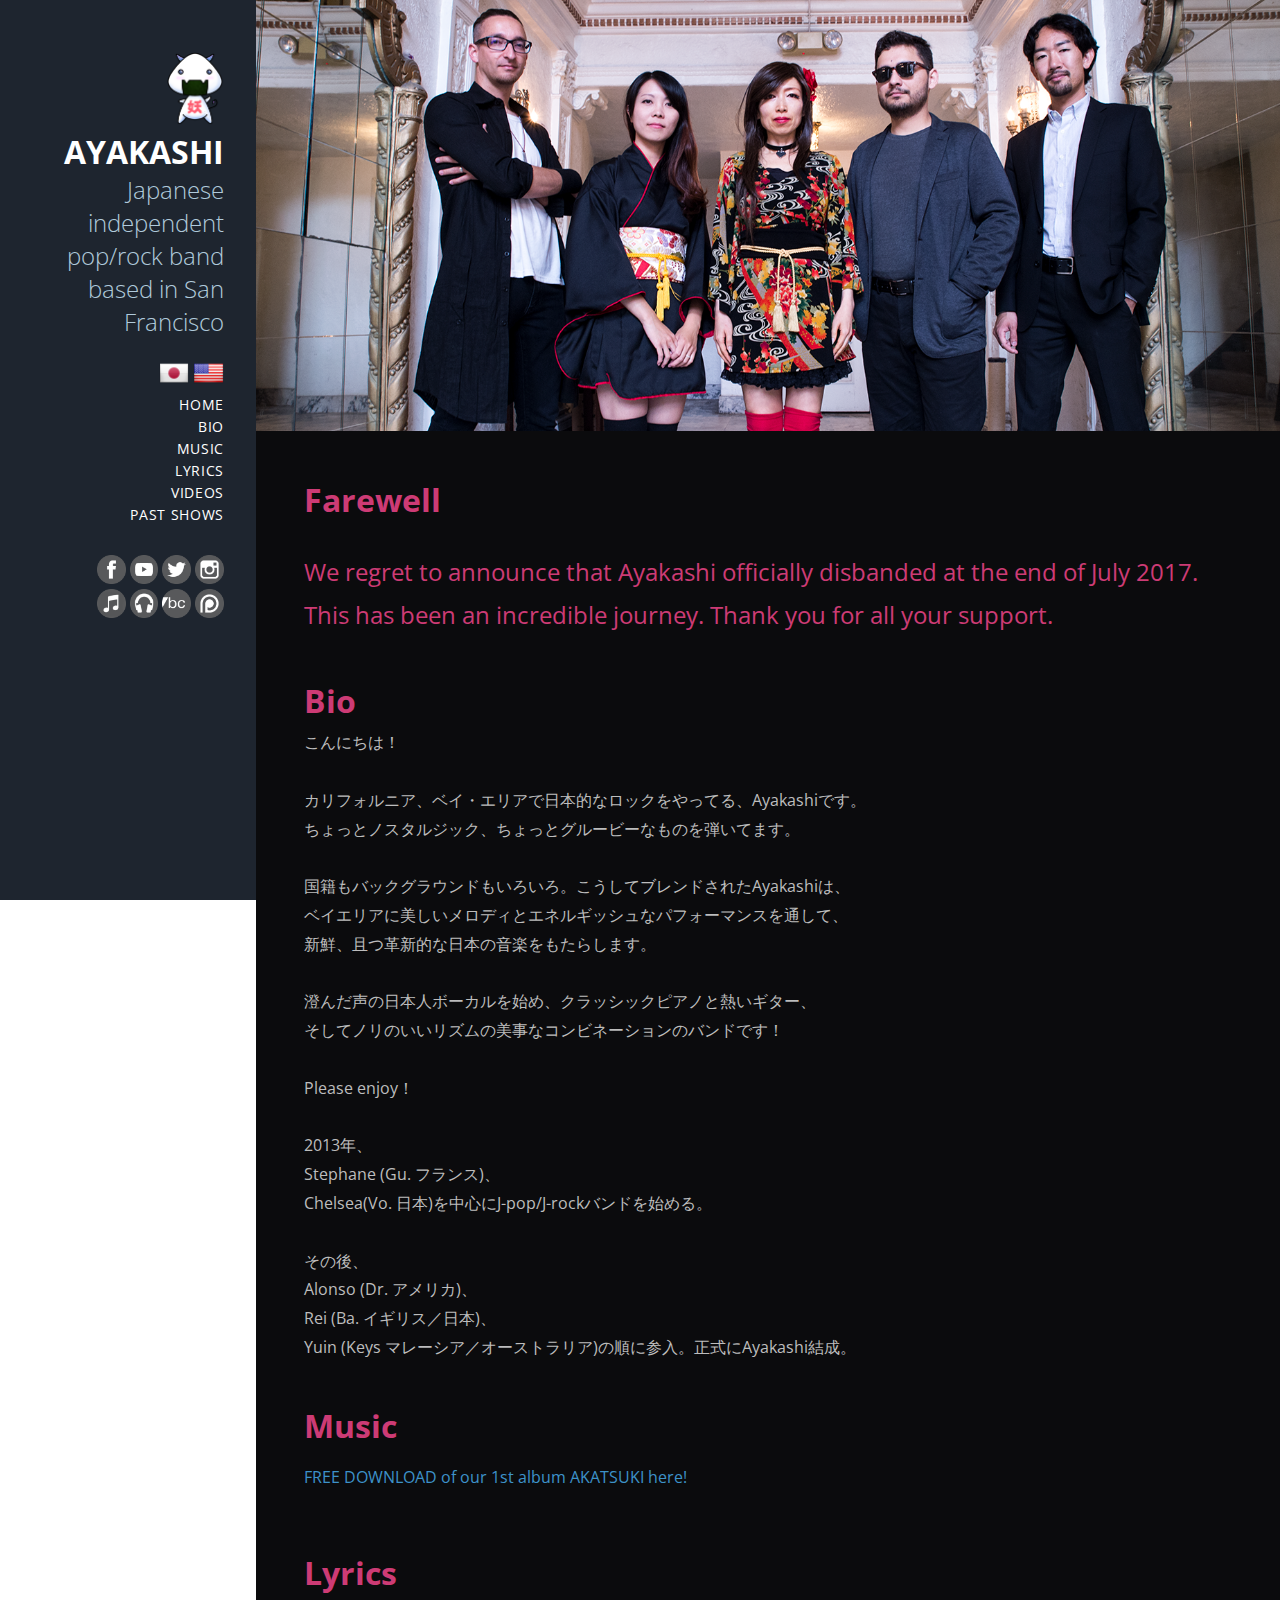
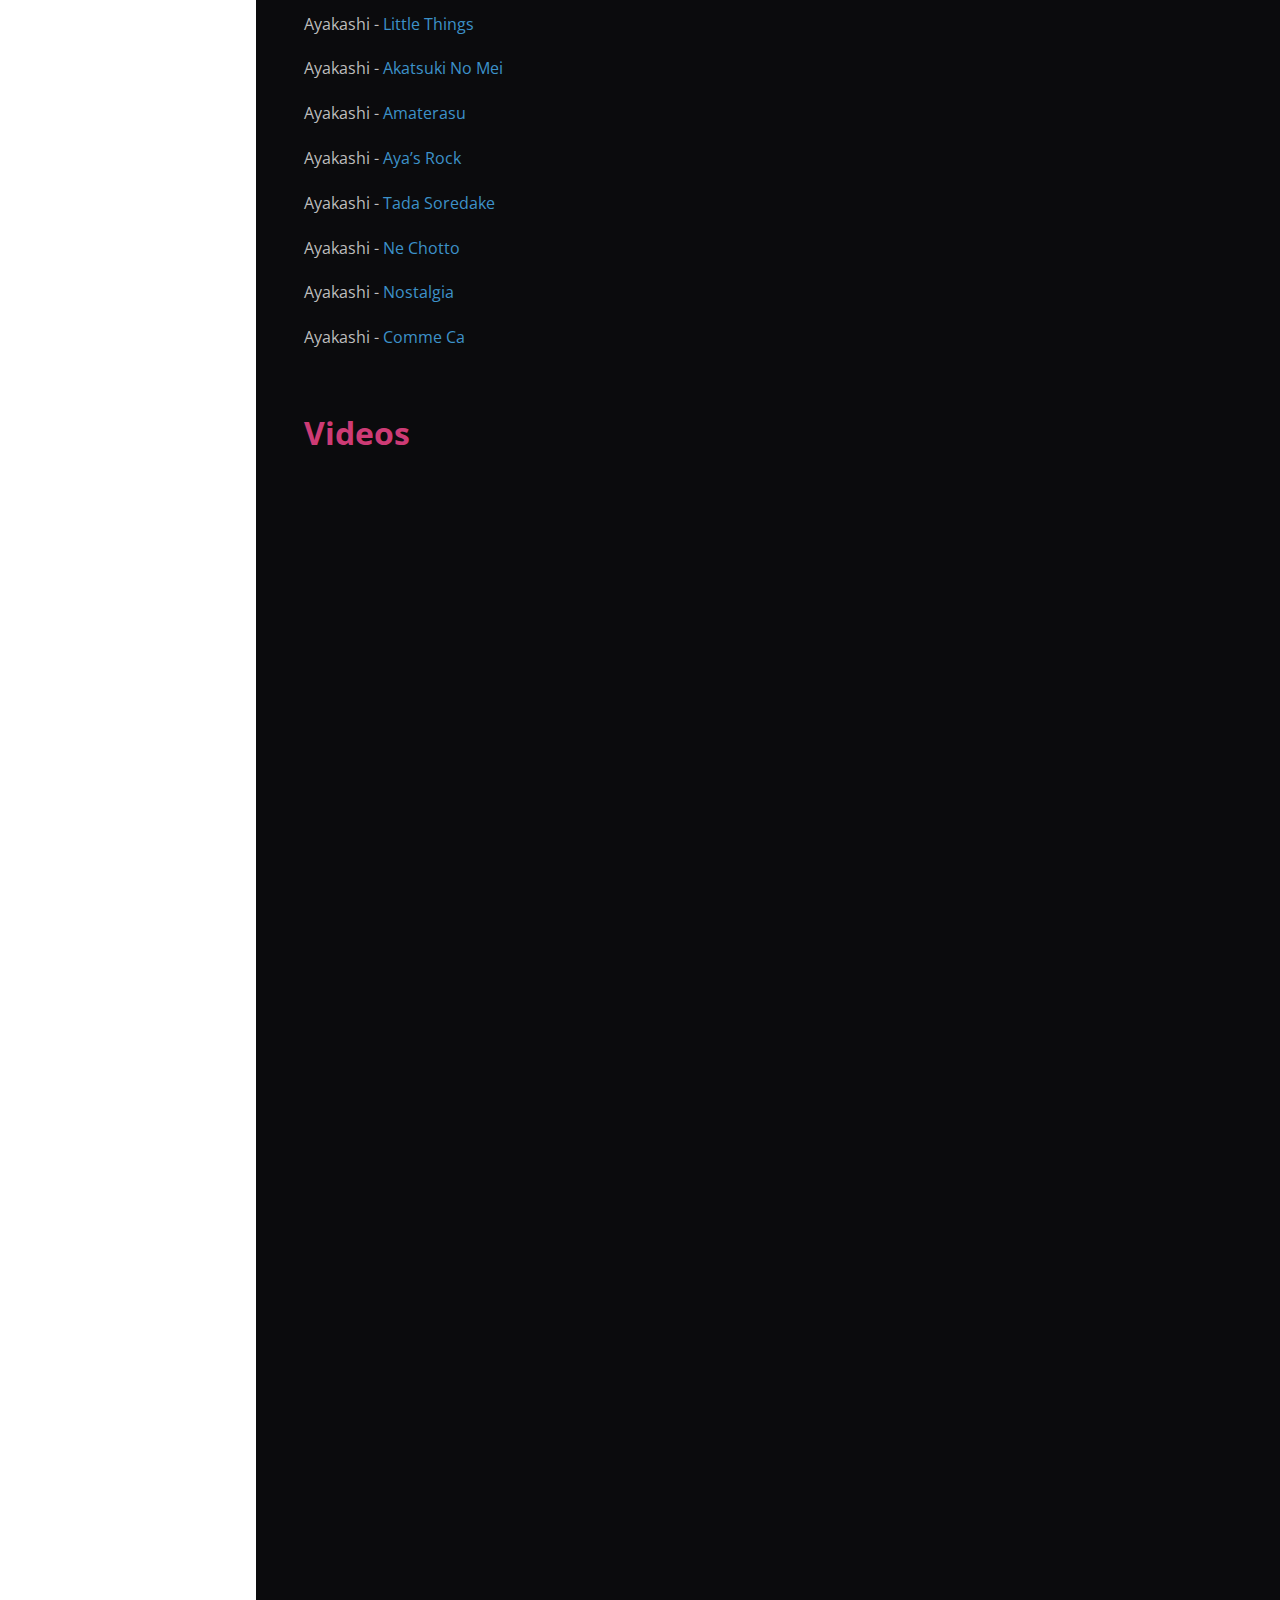
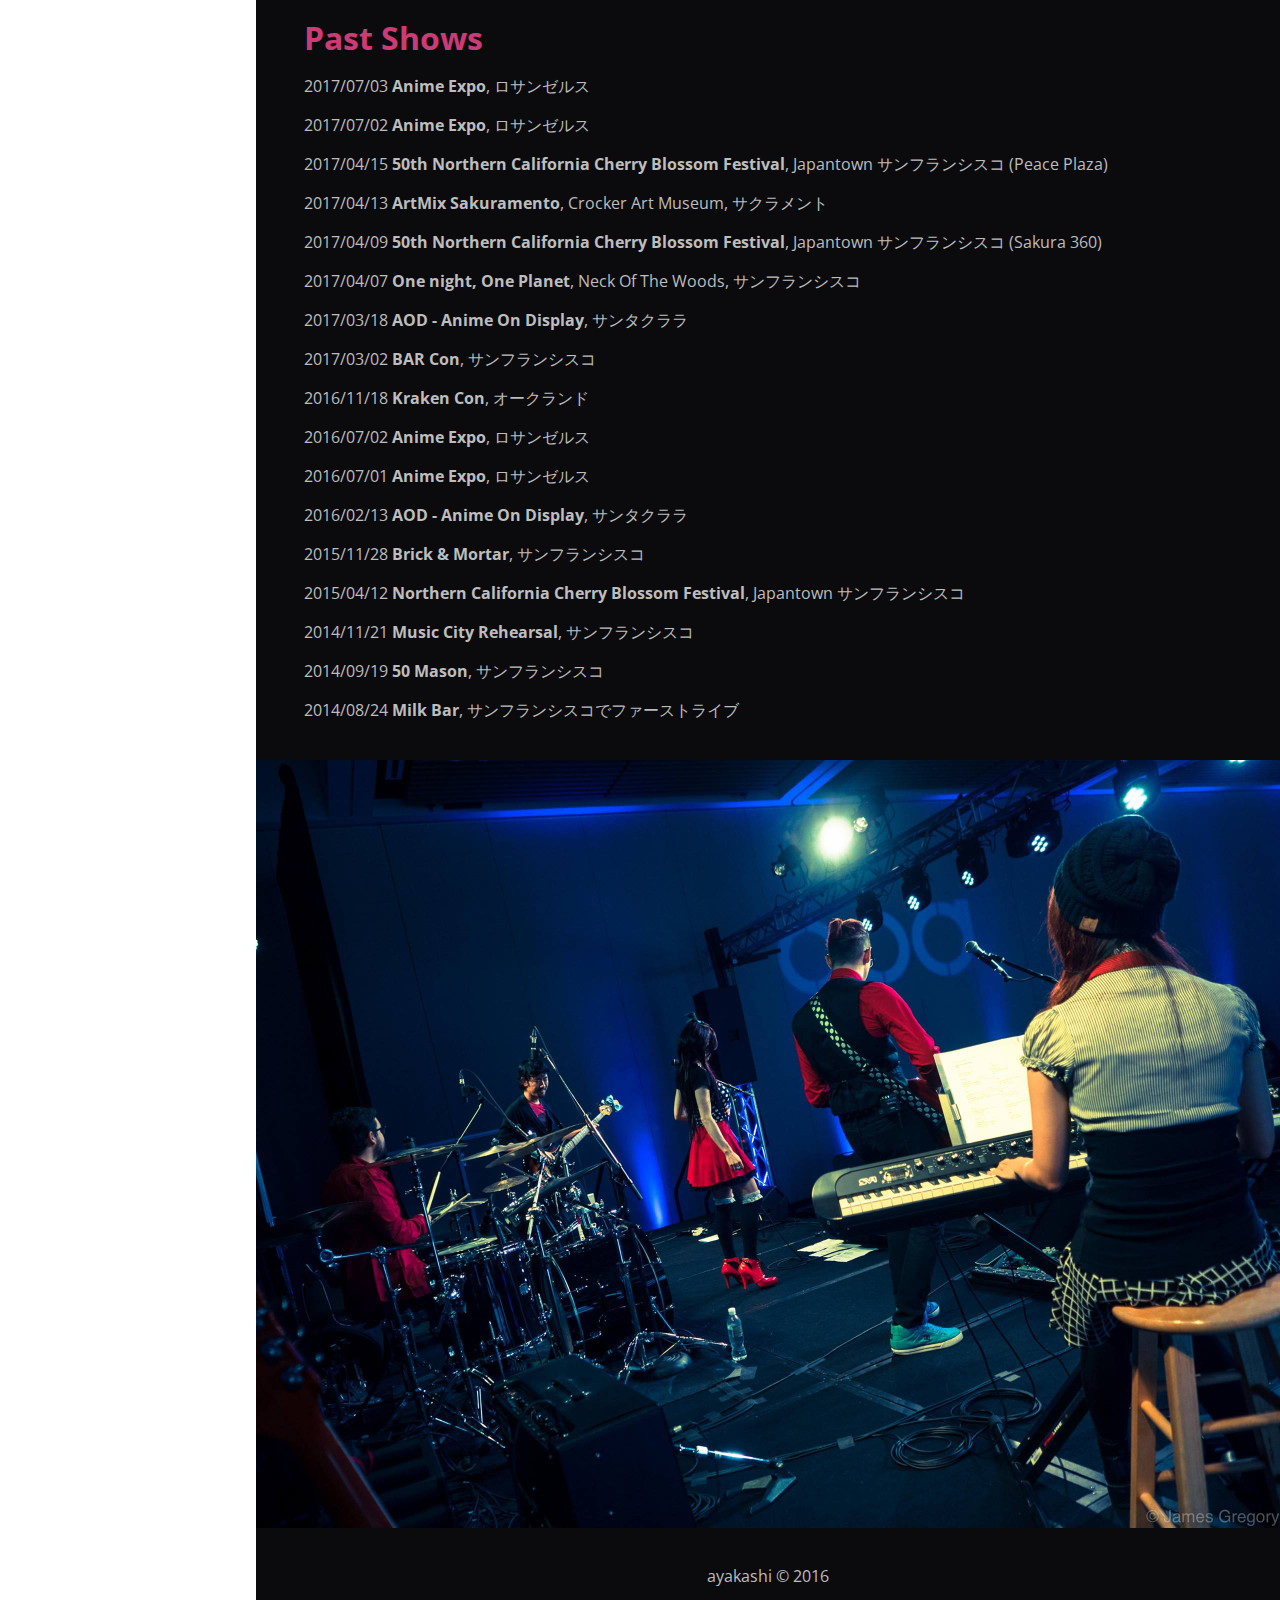
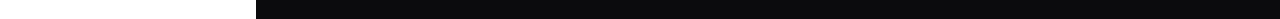
<file: index.html>
<!DOCTYPE html>
<html lang="en">
<head>
  <title>Ayakashi SF | Japanese Rock Band</title>

  <meta charset="utf-8">
  <meta name="viewport" content="width=device-width, initial-scale=1.0">
  <meta name="description" content="Ayakashi Japanese rock band from San Francisco."/>
  <meta property="og:title" content="Ayakashi SF | Japanese Rock Band"/>
  <meta property="og:description" content="Ayakashi Japanese rock band from San Francisco."/>
  <meta property="og:type" content="website"/>
  <meta property="og:url" content="https://ayakashimusic.github.io/"/>
  <meta property="og:image" content=""/>
  <meta property="og:locale" content="en_us"/>

  <link href='http://fonts.googleapis.com/css?family=Open+Sans:400,700' rel='stylesheet' type='text/css'>
  <link rel="stylesheet" href="css/main.css"/>
  <link rel="stylesheet" href="http://yui.yahooapis.com/pure/0.5.0/pure-min.css">
  <link rel="icon" type="image/x-icon" href="images/aya.ico" />


  <!--[if lte IE 8]>
    <link rel="stylesheet" href="http://yui.yahooapis.com/pure/0.5.0/grids-responsive-old-ie-min.css">
  <![endif]-->
  <!--[if gt IE 8]><!-->
    <link rel="stylesheet" href="http://yui.yahooapis.com/pure/0.5.0/grids-responsive-min.css">
  <!--<![endif]-->

  <!--[if lte IE 8]>
    <link rel="stylesheet" href="css/main-old-ie.css">
  <![endif]-->
  <!--[if gt IE 8]><!-->
    <!-- <link rel="stylesheet" href="css/main.css"> -->
  <!--<![endif]-->
</head>
<body>

  <div id="layout" class="pure-g">
    <div class="sidebar pure-u-1 pure-u-md-1-4">
      <div class="header">
        <!--<div id="aya-cube-holder">
          <canvas id="aya-cube-canvas"></canvas>
        </div>-->
        <img class="" alt="aya" height="auto" width="30%" src="images/aya.png">
        <h1 class="brand-title">Ayakashi</h1>
        <h2 class="brand-tagline">Japanese independent pop/rock band based in San Francisco</h2>

        <div style="margin-top:20px">
        <a href="/index.html"><img src="images/icons/Japan-icon.png" height="16%" width="16%"/></a>
        <a href="/index-en.html"><img src="images/icons/United-States-icon.png" height="16%" width="16%"/></a>
        </div>


        <nav class="nav">
          <ul class="nav-list">
            <li class="nav-item">
              <a class="pure-button" href="#home">Home</a>
            </li>
<!--             <li class="nav-item">
              <a class="pure-button" href="#shows">Shows</a>
            </li> -->
            <li class="nav-item">
              <a class="pure-button" href="#bio">Bio</a>
            </li>
            <li class="nav-item">
              <a class="pure-button" href="#music">Music</a>
            </li>
            <li class="nav-item">
              <a class="pure-button" href="#lyrics">Lyrics</a>
            </li>
            <li class="nav-item">
              <a class="pure-button" href="#videos">Videos</a>
            </li>
<!--             <li class="nav-item">
              <a class="pure-button" href="#merch">Merch</a>
            </li> -->
            <li class="nav-item">
              <a class="pure-button" href="#pastshows">Past Shows</a>
            </li>
<!--             <li class="nav-item">
              <a class="pure-button" href="#contactus">Contact us</a>
            </li> -->
          </ul>
        </nav>

        <div style="margin-top:30px">
        <a href="https://www.facebook.com/ayakashi.sf" target="_blank"><img src="images/icons/social_medias/facebook.png" height="15%" width="15%"/></a>
        <a href="https://www.youtube.com/user/ayakashisf" target="_blank"><img src="images/icons/social_medias/youtube2.png" height="15%" width="15%"/></a>
        <a href="https://twitter.com/ayakashisf" target="_blank"><img src="images/icons/social_medias/twitter.png" height="15%" width="15%"/></a>
        <a href="https://www.instagram.com/ayakashiband" target="_blank"><img src="images/icons/social_medias/instagram.png" height="15%" width="15%"/></a><br>

        <a href="https://itunes.apple.com/us/album/akatsuki/id1123908350" target="_blank"><img src="images/icons/social_medias/itunes.png" height="15%" width="15%"/></a>
        <a href="https://play.google.com/store/music/artist/Ayakashi?id=Adfvuqu37iovzbhkxk7nepytj2m" target="_blank"><img src="images/icons/social_medias/googleplay.png" height="15%" width="15%"/></a>
        <a href="https://ayakashisf.bandcamp.com" target="_blank"><img src="images/icons/social_medias/bandcamp.png" height="15%" width="15%"/></a>
        <a href="https://www.patreon.com/ayakashi" target="_blank"><img src="images/icons/social_medias/patreon.png" height="15%" width="15%"/></a><br>

        <!--
        <a href="https://www.reverbnation.com/ayakashisf" target="_blank"><img src="images/icons/social_medias/reverbnation.png" height="15%" width="15%"/></a>
        <a href="http://ayakashiband.tumblr.com" target="_blank"><img src="images/icons/social_medias/tumblr.png" height="15%" width="15%"/></a>
        <a href="https://soundcloud.com/ayakashi-sf" target="_blank"><img src="images/icons/social_medias/soundcloud.png" height="15%" width="15%"/></a>
        -->
        </div>

      </div>
    </div>

    <div class="content pure-u-1 pure-u-md-3-4">
      <!-- Home -->
      <a name="home"></a>
      <img class="" alt="Ayakashi Anime Expo 2016" height="auto" width="100%" src="images/band/Ayakashi - Band photo 02.png">

      <div class="posts">
        <!-- News -->
        <!--<section class="post">
          <a name="news"></a>
          <header class="post-header">
            <h2 class="post-title">News</h2>
          </header>

          <div class="post-description">
            <p>Write news here...</p>
          </div>
          
        </section>-->


        <!-- Farewell -->
        <section class="post">
          <a name="shows"></a>
          <header class="post-header">
            <h2 class="post-title">Farewell</h2>
          </header>
          <br>
          <div class="post-description farewell">
            We regret to announce that Ayakashi officially disbanded at the end of July 2017. This has been an incredible journey. Thank you for all your support.
          </div>
        </section>


        <!-- Shows -->
<!--         <section class="post">
          <a name="shows"></a>
          <header class="post-header">
            <h2 class="post-title">Shows</h2>
          </header>

          <div class="post-description">
            <script type="text/javascript" src="http://www.bandsintown.com/javascripts/bit_widget.js"></script>
            <a href="http://www.bandsintown.com" class="bit-widget-initializer" data-artist="ayakashi">Bandsintown</a>
          </div>
        </section> -->


        <!-- Bio -->
        <section class="post">
          <a name="bio"></a>
          <header class="post-header">
            <h2 class="post-title">Bio</h2>
          </header>

          <div class="post-description">
            こんにちは！</br>
            </br>
            カリフォルニア、ベイ・エリアで日本的なロックをやってる、Ayakashiです。</br>
            ちょっとノスタルジック、ちょっとグルービーなものを弾いてます。</br>
            </br>
            国籍もバックグラウンドもいろいろ。こうしてブレンドされたAyakashiは、</br>
            ベイエリアに美しいメロディとエネルギッシュなパフォーマンスを通して、</br>
            新鮮、且つ革新的な日本の音楽をもたらします。</br>
            </br>
            澄んだ声の日本人ボーカルを始め、クラッシックピアノと熱いギター、</br>
            そしてノリのいいリズムの美事なコンビネーションのバンドです！</br>
            </br>
            Please enjoy！</br>
            </br>
            2013年、</br>
            Stephane (Gu. フランス)、</br>
            Chelsea(Vo. 日本)を中心にJ-pop/J-rockバンドを始める。</br>
            </br>
            その後、</br>
            Alonso (Dr. アメリカ)、</br>
            Rei (Ba. イギリス／日本)、</br>
            Yuin (Keys マレーシア／オーストラリア)の順に参入。正式にAyakashi結成。</br>
          </div>
        </section>

        <!-- Music -->
        <section class="post">
          <a name="music"></a>
          <header class="post-header">
            <h2 class="post-title">Music</h2>
          </header>

          <div class="post-description">

            <p>
              <a href="https://ayakashisf.bandcamp.com">FREE DOWNLOAD of our 1st album AKATSUKI here!</a>
            </p>
<!--           
            <div class="">
              <iframe width="560" height="315" src="https://www.youtube.com/embed/F0A4iU5Xrws" frameborder="0" allowfullscreen></iframe>
            </div>

            <p>
            友達とシェアしてね！<br>
            <br>
            活動サポートのドネーションも<br>
            受け付けています。<br>
            ありがとうございます。
            </p>


            <form action="https://www.paypal.com/cgi-bin/webscr" method="post" target="_top">
            <input type="hidden" name="cmd" value="_s-xclick">
            <input type="hidden" name="hosted_button_id" value="28P3X6UG4AXTS">
            <input type="image" src="https://www.paypalobjects.com/en_US/i/btn/btn_donate_LG.gif" border="0" name="submit" alt="PayPal - The safer, easier way to pay online!">
            <img alt="" border="0" src="https://www.paypalobjects.com/en_US/i/scr/pixel.gif" width="1" height="1">
            </form> -->
          </div>
        </section>

        <!-- Lyrics -->
        <section class="post">
          <a name="lyrics"></a>
          <header class="post-header">
            <h2 class="post-title">Lyrics</h2>
          </header>

          <div class="post-description">
            <p>Ayakashi - <a href="https://docs.google.com/document/d/1FQslkYK2oqudB5IiafWBk2ejLe25BE2q-lxiVvHTNDA/pub" target="_blank">Little Things</a></p>
            <p>Ayakashi - <a href="https://docs.google.com/document/d/1UeqkORECSWXNoJkT9-A219n-MCyIFIjkM4KVirXSlmc/pub" target="_blank">Akatsuki No Mei</a></p>
            <p>Ayakashi - <a href="https://docs.google.com/document/d/1L9PGKueDA_bBstvFmDd3LTK1TdK79VhuT3WzJDSJfS8/pub" target="_blank">Amaterasu</a></p>
            <p>Ayakashi - <a href="https://docs.google.com/document/d/1l-JoMmlUUwXHhID-45YLmD_WO62QHdIv0-1VqQKL5A0/pub" target="_blank">Aya’s Rock</a></p>
            <p>Ayakashi - <a href="https://docs.google.com/document/d/1egcFXTNXXtTaoeEtMmdu2KVI0EXln647db3jBXeUQRw/pub" target="_blank">Tada Soredake</a></p>
            <p>Ayakashi - <a href="https://docs.google.com/document/d/1xpqb0Q7gFoR1tP4xOjFLJTzrOT0KBY1YJOJRlCTfs1E/pub" target="_blank">Ne Chotto</a></p>
            <p>Ayakashi - <a href="https://docs.google.com/document/d/1D523FWB5r9ozGEzeAnO2CUJFX1Ih3RuWCTsqfCQpH0c/pub" target="_blank">Nostalgia</a></p>
            <p>Ayakashi - <a href="https://docs.google.com/document/d/1zRTZ07g3sODQiFbwf5EPd5vB8jMEPNoeyTEiBJjQngE/pub" target="_blank">Comme Ca</a></p>            
          </div>
        </section>

        <!-- Videos -->
        <section class="post">
          <a name="videos"></a>
          <header class="post-header">
            <h2 class="post-title">Videos</h2>
          </header>

		      <!-- Promo video -->
          <div class="videoWrapper">  
            <iframe width="1280" height="720" src="https://www.youtube.com/embed/Y1_Sl8Gv2qA?rel=0" frameborder="0" allowfullscreen></iframe>
          </div>
          <div class="videoWrapper">          
            
          </div>

          <div class="videoWrapper">
            <iframe width="1280" height="720" src="https://www.youtube.com/embed/JkWwStDdnkA?rel=0" frameborder="0" allowfullscreen></iframe>
          </div>
          <div class="videoWrapper">          
            <iframe width="560" height="315" src="https://www.youtube.com/embed/Gp28dvvOWxA?rel=0" frameborder="0" allowfullscreen></iframe>
          </div>

          <div class="videoWrapper">          
            <iframe width="560" height="315" src="https://www.youtube.com/embed/uccK_IjkhJc?rel=0" frameborder="0" allowfullscreen></iframe>
          </div>
          <div class="videoWrapper">          
            <iframe width="560" height="315" src="https://www.youtube.com/embed/B9LWUDJ_qzc?rel=0" frameborder="0" allowfullscreen></iframe>
          </div>
          
          <div class="videoWrapper">          
            <iframe width="560" height="315" src="https://www.youtube.com/embed/g6dX2dDLDVM?rel=0" frameborder="0" allowfullscreen></iframe>
          </div>
          <div class="videoWrapper">
            <iframe width="560" height="315" src="https://www.youtube.com/embed/ukLBEe3pMA0?rel=0" frameborder="0" allowfullscreen></iframe>
          </div>

        </section>

        <!-- Merch -->
<!--         <section class="post">
          <a name="merch"></a>
          <header class="post-header">
            <h2 class="post-title">Merch</h2>
          </header>
          <p><a href="https://shop.spreadshirt.com/ayakashi">Please visit our shop</a> to get one of our cool t-shirts!</p>
          <p>
            <img src="images/merch/tshirt_01.png" width="40%"></img>
          </p>
          <p>
            <img src="images/merch/shop_01.png" width="40%"></img>
          </p>
        </section> -->

        <!-- Past Shows -->
        <section class="post">
          <a name="pastshows"></a>
          <header class="post-header">
            <h2 class="post-title">Past Shows</h2>
          </header>
          <p>2017/07/03 <b>Anime Expo</b>, ロサンゼルス</p>
          <p>2017/07/02 <b>Anime Expo</b>, ロサンゼルス</p>
          <p>2017/04/15 <b>50th Northern California Cherry Blossom Festival</b>, Japantown サンフランシスコ (Peace Plaza)</p>
          <p>2017/04/13 <b>ArtMix Sakuramento</b>, Crocker Art Museum, サクラメント</p>
          <p>2017/04/09 <b>50th Northern California Cherry Blossom Festival</b>, Japantown サンフランシスコ (Sakura 360)</p>
          <p>2017/04/07 <b>One night, One Planet</b>, Neck Of The Woods, サンフランシスコ</p>
          <p>2017/03/18 <b>AOD - Anime On Display</b>, サンタクララ</p>
          <p>2017/03/02 <b>BAR Con</b>, サンフランシスコ</p>
          <p>2016/11/18 <b>Kraken Con</b>, オークランド</p>
          <p>2016/07/02 <b>Anime Expo</b>, ロサンゼルス</p>
          <p>2016/07/01 <b>Anime Expo</b>, ロサンゼルス</p>
          <p>2016/02/13 <b>AOD - Anime On Display</b>, サンタクララ</p>
          <p>2015/11/28 <b>Brick & Mortar</b>, サンフランシスコ</p>
          <p>2015/04/12 <b>Northern California Cherry Blossom Festival</b>, Japantown サンフランシスコ</p>
          <p>2014/11/21 <b>Music City Rehearsal</b>, サンフランシスコ</p>
          <p>2014/09/19 <b>50 Mason</b>, サンフランシスコ</p>
          <p>2014/08/24 <b>Milk Bar</b>, サンフランシスコでファーストライブ</p>
        </section>

        <!-- Contact us -->
<!--         <section class="post">
          <a name="contactus"></a>
          <header class="post-header">
            <h2 class="post-title">Contact us</h2>
          </header>

          <p>For booking or media inquires, please email us at <b>ayakashi.sf@gmail.com</b></p>
          
        </section> -->
      </div>
      
      <br>
      <img class="" alt="Ayakashi AOD" height="auto" width="100%" src="images/band/Ayakashi_AOD_01.jpg">

      <div class="footer">
        <p>ayakashi &copy; 2016</p>
      </div>
  </div>
  </div>

  <footer>
    <script type="text/javascript" src="js/jquery-1.11.1.min.js"></script>
    <script type="text/javascript" src="js/main.js"></script>
    <script type="text/javascript" src="js/google-analytics.js"></script>
    <!--<script type="text/javascript" src="js/three.min.js"></script>
    <script type="text/javascript" src="js/3dcube_three.js"></script>-->
  </footer>

</body>
</html>
</file>
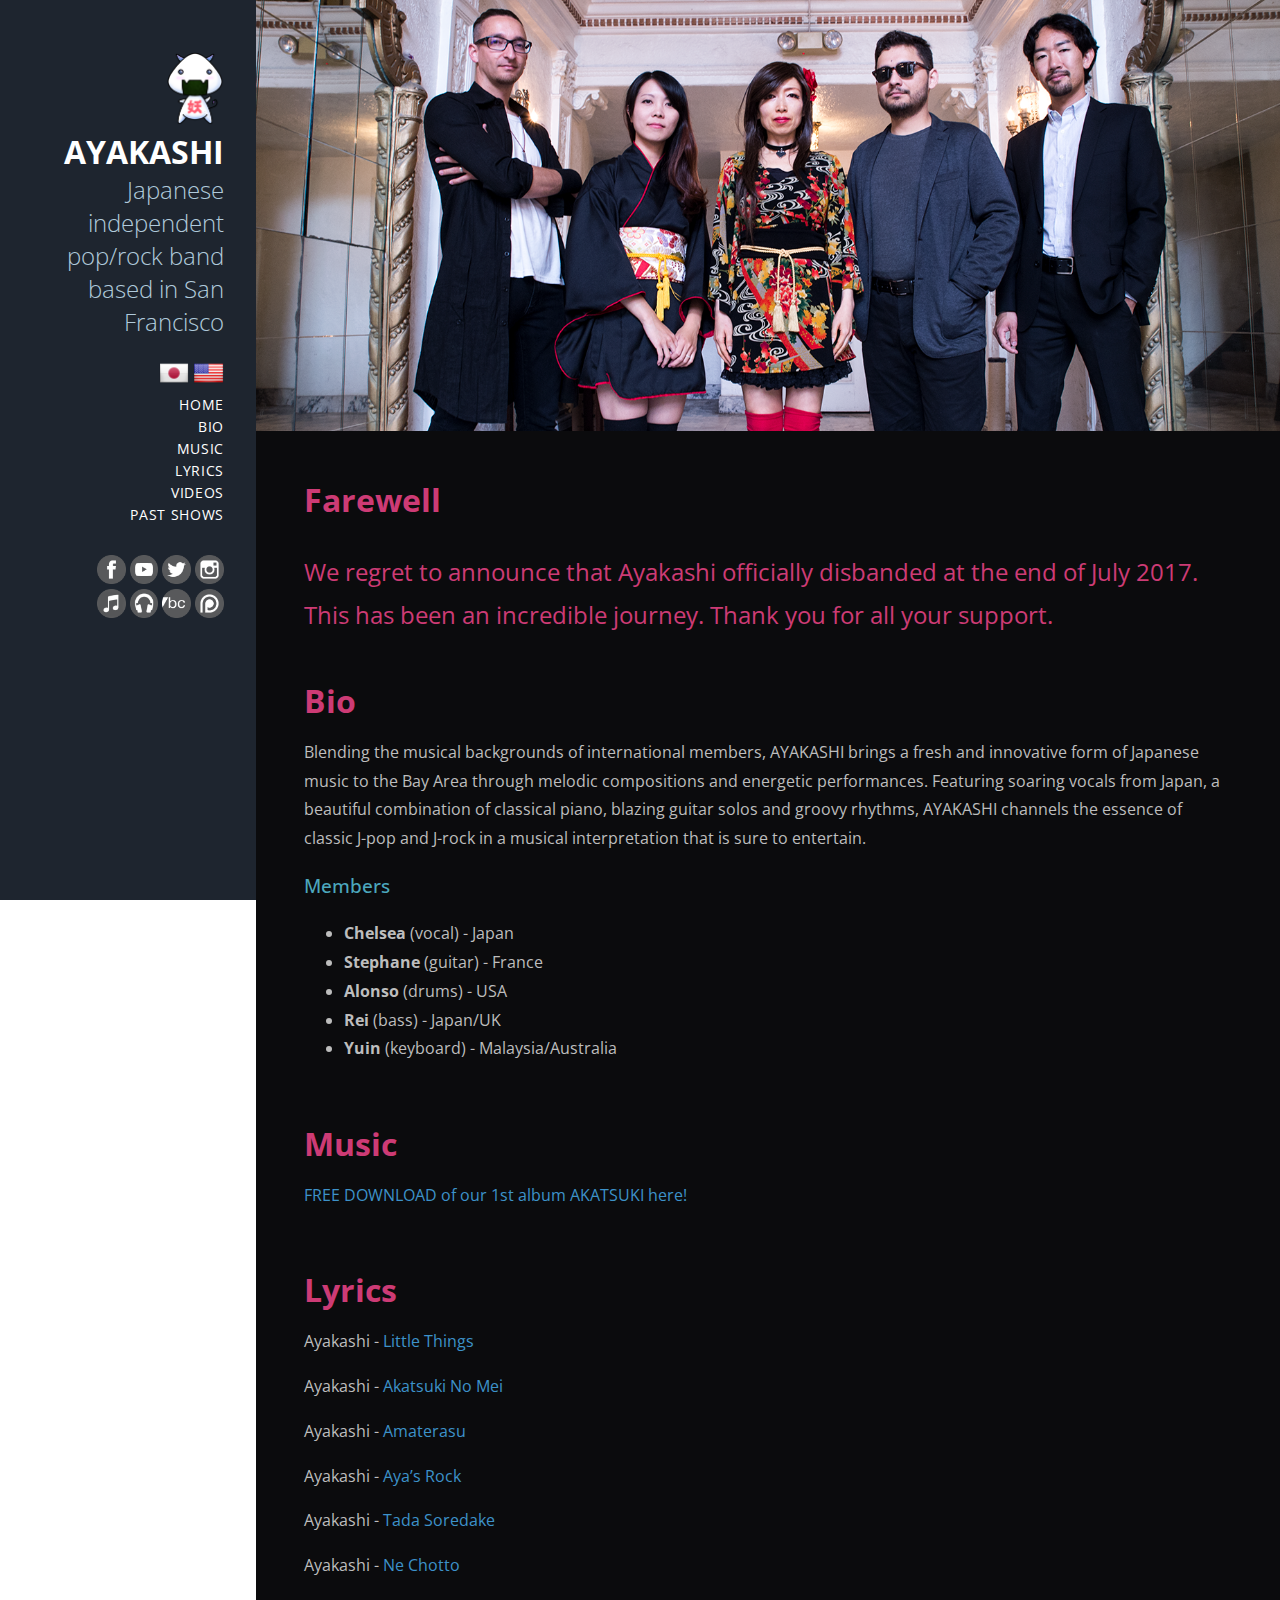
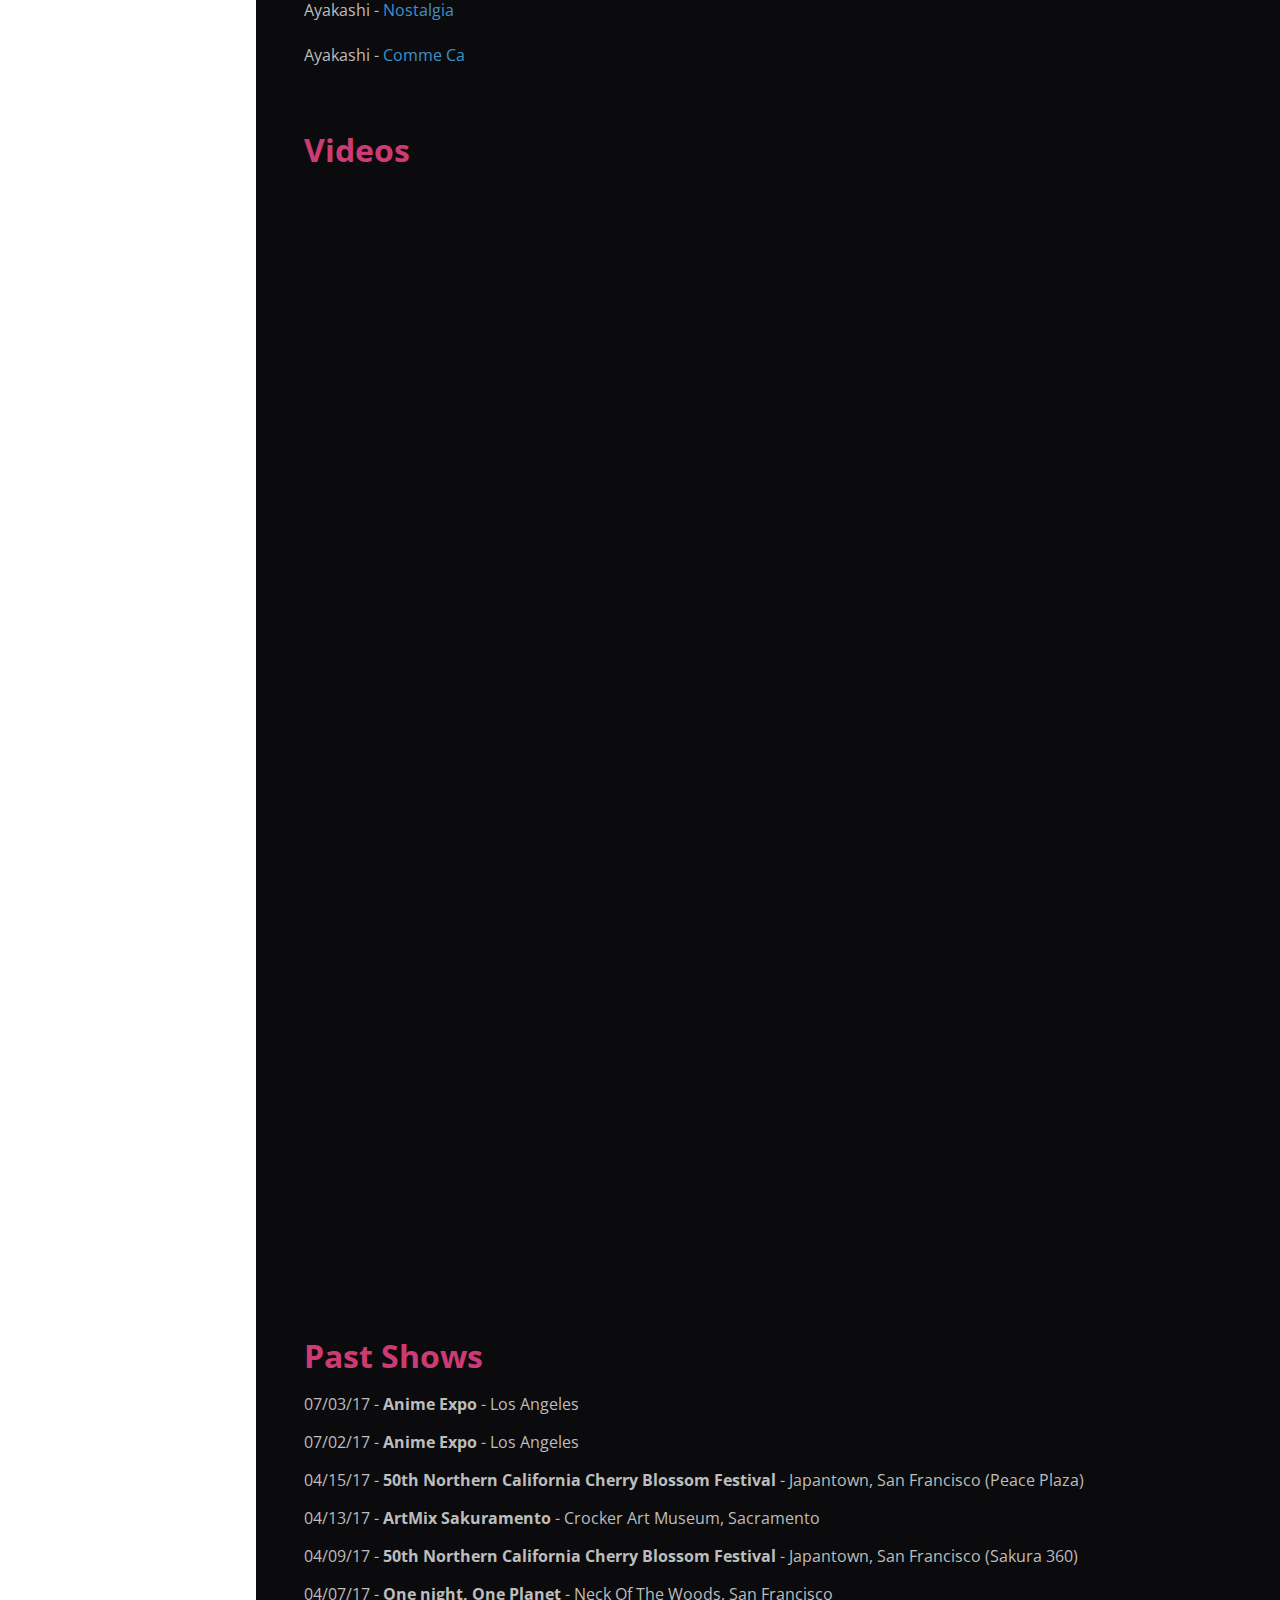
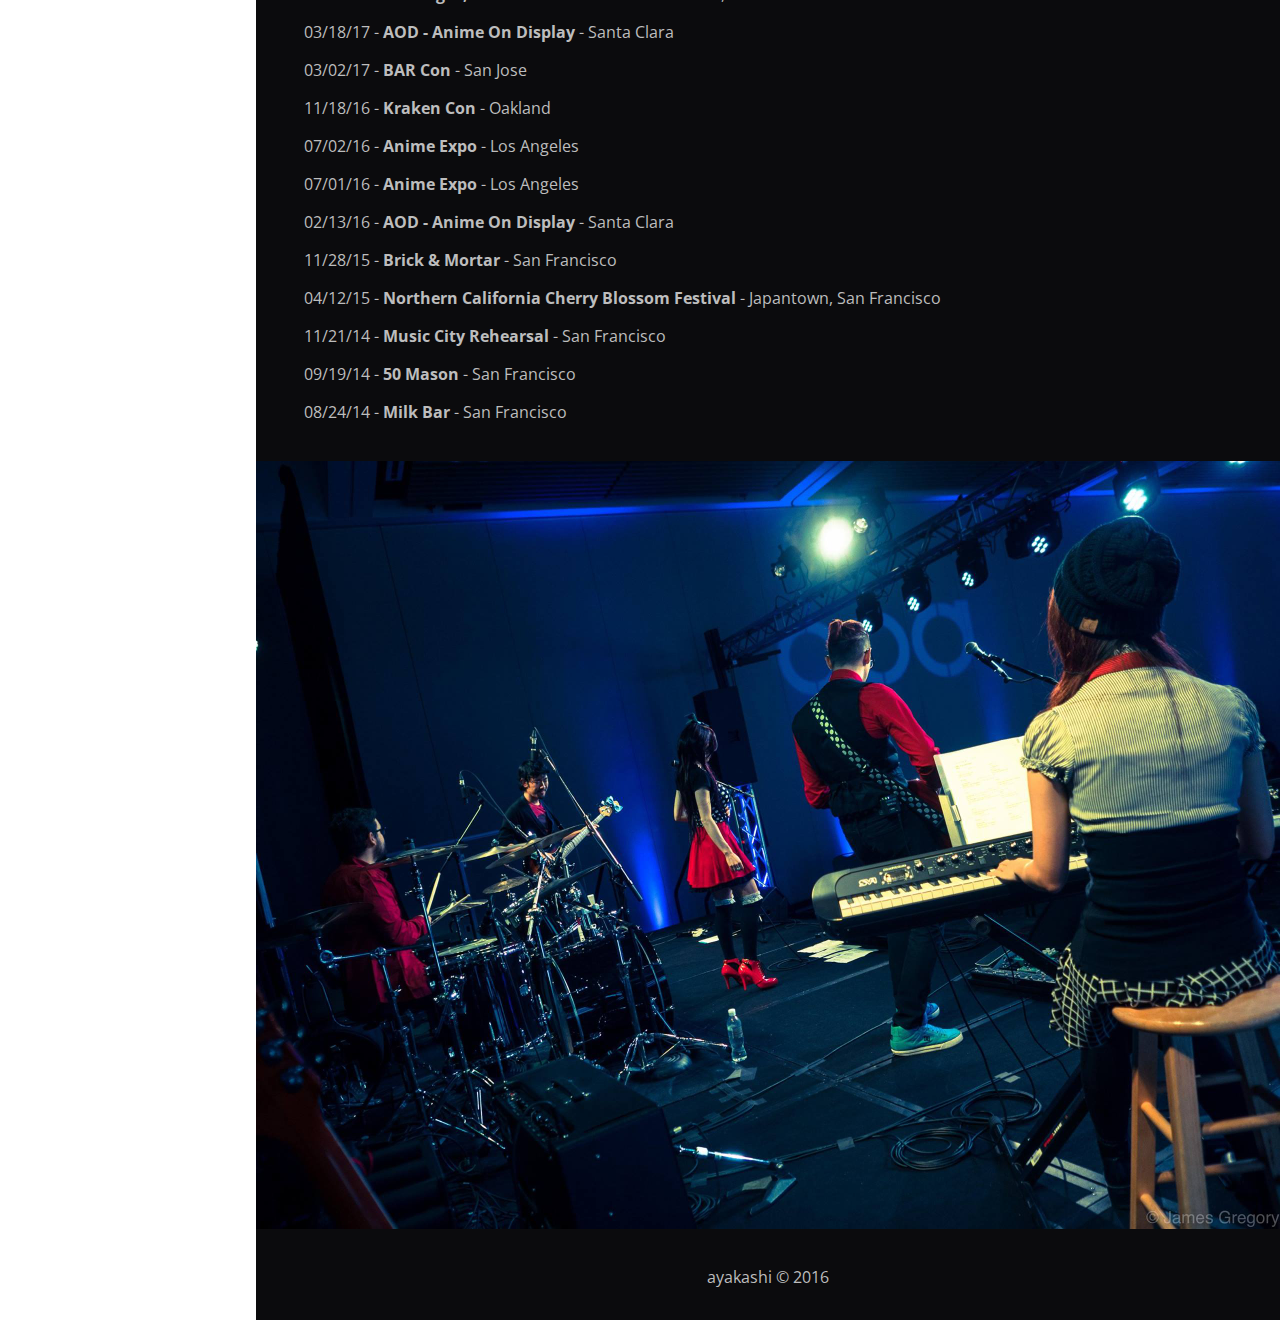
<file: index-en.html>
<!DOCTYPE html>
<html lang="en">
<head>
  <title>Ayakashi SF | Japanese Rock Band</title>

  <meta charset="utf-8">
  <meta name="viewport" content="width=device-width, initial-scale=1.0">
  <meta name="description" content="Ayakashi Japanese rock band from San Francisco."/>
  <meta property="og:title" content="Ayakashi SF | Japanese Rock Band"/>
  <meta property="og:description" content="Ayakashi Japanese rock band from San Francisco."/>
  <meta property="og:type" content="website"/>
  <meta property="og:url" content="https://ayakashimusic.github.io/"/>
  <meta property="og:image" content=""/>
  <meta property="og:locale" content="en_us"/>

  <link href='http://fonts.googleapis.com/css?family=Open+Sans:400,700' rel='stylesheet' type='text/css'>
  <link rel="stylesheet" href="css/main.css"/>
  <link rel="stylesheet" href="http://yui.yahooapis.com/pure/0.5.0/pure-min.css">
  <link rel="icon" type="image/x-icon" href="images/aya.ico" />


  <!--[if lte IE 8]>
    <link rel="stylesheet" href="http://yui.yahooapis.com/pure/0.5.0/grids-responsive-old-ie-min.css">
  <![endif]-->
  <!--[if gt IE 8]><!-->
    <link rel="stylesheet" href="http://yui.yahooapis.com/pure/0.5.0/grids-responsive-min.css">
  <!--<![endif]-->

  <!--[if lte IE 8]>
    <link rel="stylesheet" href="css/main-old-ie.css">
  <![endif]-->
  <!--[if gt IE 8]><!-->
    <!-- <link rel="stylesheet" href="css/main.css"> -->
  <!--<![endif]-->
</head>
<body>

  <div id="layout" class="pure-g">
    <div class="sidebar pure-u-1 pure-u-md-1-4">
      <div class="header">
        <!--<div id="aya-cube-holder">
          <canvas id="aya-cube-canvas"></canvas>
        </div>-->
        <img class="" alt="aya" height="auto" width="30%" src="images/aya.png">
        <h1 class="brand-title">Ayakashi</h1>
        <h2 class="brand-tagline">Japanese independent pop/rock band based in San Francisco</h2>

        <div style="margin-top:20px">
        <a href="/index.html"><img src="images/icons/Japan-icon.png" height="16%" width="16%"/></a>
        <a href="/index-en.html"><img src="images/icons/United-States-icon.png" height="16%" width="16%"/></a>
        </div>

        <nav class="nav">
          <ul class="nav-list">
            <li class="nav-item">
              <a class="pure-button" href="#home">Home</a>
            </li>
<!--             <li class="nav-item">
              <a class="pure-button" href="#shows">Shows</a>
            </li> -->
            <li class="nav-item">
              <a class="pure-button" href="#bio">Bio</a>
            </li>
            <li class="nav-item">
              <a class="pure-button" href="#music">Music</a>
            </li>
            <li class="nav-item">
              <a class="pure-button" href="#lyrics">Lyrics</a>
            </li>
            <li class="nav-item">
              <a class="pure-button" href="#videos">Videos</a>
            </li>
<!--             <li class="nav-item">
              <a class="pure-button" href="#merch">Merch</a>
            </li> -->
            <li class="nav-item">
              <a class="pure-button" href="#pastshows">Past Shows</a>
            </li>
<!--             <li class="nav-item">
              <a class="pure-button" href="#contactus">Contact us</a>
            </li> -->
          </ul>
        </nav>

        <div style="margin-top:30px">
        <a href="https://www.facebook.com/ayakashi.sf" target="_blank"><img src="images/icons/social_medias/facebook.png" height="15%" width="15%"/></a>
        <a href="https://www.youtube.com/user/ayakashisf" target="_blank"><img src="images/icons/social_medias/youtube2.png" height="15%" width="15%"/></a>
        <a href="https://twitter.com/ayakashisf" target="_blank"><img src="images/icons/social_medias/twitter.png" height="15%" width="15%"/></a>
        <a href="https://www.instagram.com/ayakashiband" target="_blank"><img src="images/icons/social_medias/instagram.png" height="15%" width="15%"/></a><br>

        <a href="https://itunes.apple.com/us/album/akatsuki/id1123908350" target="_blank"><img src="images/icons/social_medias/itunes.png" height="15%" width="15%"/></a>
        <a href="https://play.google.com/store/music/artist/Ayakashi?id=Adfvuqu37iovzbhkxk7nepytj2m" target="_blank"><img src="images/icons/social_medias/googleplay.png" height="15%" width="15%"/></a>
        <a href="https://ayakashisf.bandcamp.com" target="_blank"><img src="images/icons/social_medias/bandcamp.png" height="15%" width="15%"/></a>
        <a href="https://www.patreon.com/ayakashi" target="_blank"><img src="images/icons/social_medias/patreon.png" height="15%" width="15%"/></a><br>

        <!--
        <a href="https://www.reverbnation.com/ayakashisf" target="_blank"><img src="images/icons/social_medias/reverbnation.png" height="15%" width="15%"/></a>
        <a href="http://ayakashiband.tumblr.com" target="_blank"><img src="images/icons/social_medias/tumblr.png" height="15%" width="15%"/></a>
        <a href="https://soundcloud.com/ayakashi-sf" target="_blank"><img src="images/icons/social_medias/soundcloud.png" height="15%" width="15%"/></a>
        -->
        </div>

      </div>
    </div>

    <div class="content pure-u-1 pure-u-md-3-4">
      <!-- Home -->
      <a name="home"></a>
      <img class="" alt="Ayakashi Anime Expo 2016" height="auto" width="100%" src="images/band/Ayakashi - Band photo 02.png">

      <div class="posts">
        <!-- News -->
        <!--<section class="post">
          <a name="news"></a>
          <header class="post-header">
            <h2 class="post-title">News</h2>
          </header>

          <div class="post-description">
            <p>Write news here...</p>
          </div>
        </section>-->


        <!-- Farewell -->
        <section class="post">
          <a name="shows"></a>
          <header class="post-header">
            <h2 class="post-title">Farewell</h2>
          </header>
          <br>
          <div class="post-description farewell">
            We regret to announce that Ayakashi officially disbanded at the end of July 2017. This has been an incredible journey. Thank you for all your support.
          </div>
        </section>


        <!-- Shows -->
<!--         <section class="post">
          <a name="shows"></a>
          <header class="post-header">
            <h2 class="post-title">Shows</h2>
          </header>

          <div class="post-description">
            <script type="text/javascript" src="http://www.bandsintown.com/javascripts/bit_widget.js"></script>
            <a href="http://www.bandsintown.com" class="bit-widget-initializer" data-artist="ayakashi">Bandsintown</a>
          </div>
        </section> -->

        <!-- Bio -->
        <section class="post">
          <a name="bio"></a>
          <header class="post-header">
            <h2 class="post-title">Bio</h2>
          </header>

          <div class="post-description">
            <p>
              Blending the musical backgrounds of international members, AYAKASHI brings a fresh and innovative form of Japanese music to the Bay Area through melodic compositions and energetic performances. Featuring soaring vocals from Japan, a beautiful combination of classical piano, blazing guitar solos and groovy rhythms, AYAKASHI channels the essence of classic J-pop and J-rock in a musical interpretation that is sure to entertain.
            </p>

            <h3 class="post-sub-title">Members</h3>
            <ul class="list-member">
              <li class="member"><strong>Chelsea</strong> (vocal) - Japan</li>
              <li class="member"><strong>Stephane</strong> (guitar) - France</li>
              <li class="member"><strong>Alonso</strong> (drums) - USA</li>
              <li class="member"><strong>Rei</strong> (bass) - Japan/UK</li>
              <li class="member"><strong>Yuin</strong> (keyboard) - Malaysia/Australia</li>
            </ul>
          </div>
        </section>

        <!-- Music -->
        <section class="post">
          <a name="music"></a>
          <header class="post-header">
            <h2 class="post-title">Music</h2>
          </header>

          <div class="post-description">

            <p>
              <a href="https://ayakashisf.bandcamp.com">FREE DOWNLOAD of our 1st album AKATSUKI here!</a>
            </p>
          
<!--             <div class="">
              <iframe width="560" height="315" src="https://www.youtube.com/embed/F0A4iU5Xrws" frameborder="0" allowfullscreen></iframe>
            </div>

            <p>
              Please share with your friends!<br>
              And if you'd like to support our music even more you can use the "Donate" button below! Thank you so much ^^
            </p>


            <form action="https://www.paypal.com/cgi-bin/webscr" method="post" target="_top">
            <input type="hidden" name="cmd" value="_s-xclick">
            <input type="hidden" name="hosted_button_id" value="28P3X6UG4AXTS">
            <input type="image" src="https://www.paypalobjects.com/en_US/i/btn/btn_donate_LG.gif" border="0" name="submit" alt="PayPal - The safer, easier way to pay online!">
            <img alt="" border="0" src="https://www.paypalobjects.com/en_US/i/scr/pixel.gif" width="1" height="1">
            </form> -->
          </div>
        </section>

        <!-- Lyrics -->
        <section class="post">
          <a name="lyrics"></a>
          <header class="post-header">
            <h2 class="post-title">Lyrics</h2>
          </header>

          <div class="post-description">
            <p>Ayakashi - <a href="https://docs.google.com/document/d/1FQslkYK2oqudB5IiafWBk2ejLe25BE2q-lxiVvHTNDA/pub" target="_blank">Little Things</a></p>
            <p>Ayakashi - <a href="https://docs.google.com/document/d/1UeqkORECSWXNoJkT9-A219n-MCyIFIjkM4KVirXSlmc/pub" target="_blank">Akatsuki No Mei</a></p>
            <p>Ayakashi - <a href="https://docs.google.com/document/d/1L9PGKueDA_bBstvFmDd3LTK1TdK79VhuT3WzJDSJfS8/pub" target="_blank">Amaterasu</a></p>
            <p>Ayakashi - <a href="https://docs.google.com/document/d/1l-JoMmlUUwXHhID-45YLmD_WO62QHdIv0-1VqQKL5A0/pub" target="_blank">Aya’s Rock</a></p>
            <p>Ayakashi - <a href="https://docs.google.com/document/d/1egcFXTNXXtTaoeEtMmdu2KVI0EXln647db3jBXeUQRw/pub" target="_blank">Tada Soredake</a></p>
            <p>Ayakashi - <a href="https://docs.google.com/document/d/1xpqb0Q7gFoR1tP4xOjFLJTzrOT0KBY1YJOJRlCTfs1E/pub" target="_blank">Ne Chotto</a></p>
            <p>Ayakashi - <a href="https://docs.google.com/document/d/1D523FWB5r9ozGEzeAnO2CUJFX1Ih3RuWCTsqfCQpH0c/pub" target="_blank">Nostalgia</a></p>
            <p>Ayakashi - <a href="https://docs.google.com/document/d/1zRTZ07g3sODQiFbwf5EPd5vB8jMEPNoeyTEiBJjQngE/pub" target="_blank">Comme Ca</a></p>            
          </div>
        </section>

        <!-- Videos -->
        <section class="post">
          <a name="videos"></a>
          <header class="post-header">
            <h2 class="post-title">Videos</h2>
          </header>

          <!-- Promo video -->
          <div class="videoWrapper">  
            <iframe width="1280" height="720" src="https://www.youtube.com/embed/Y1_Sl8Gv2qA?rel=0" frameborder="0" allowfullscreen></iframe>
          </div>
          <div class="videoWrapper">          
            
          </div>

          <div class="videoWrapper">
            <iframe width="1280" height="720" src="https://www.youtube.com/embed/JkWwStDdnkA?rel=0" frameborder="0" allowfullscreen></iframe>
          </div>
          <div class="videoWrapper">          
            <iframe width="560" height="315" src="https://www.youtube.com/embed/Gp28dvvOWxA?rel=0" frameborder="0" allowfullscreen></iframe>
          </div>

          <div class="videoWrapper">          
            <iframe width="560" height="315" src="https://www.youtube.com/embed/uccK_IjkhJc?rel=0" frameborder="0" allowfullscreen></iframe>
          </div>
          <div class="videoWrapper">          
            <iframe width="560" height="315" src="https://www.youtube.com/embed/B9LWUDJ_qzc?rel=0" frameborder="0" allowfullscreen></iframe>
          </div>
          
          <div class="videoWrapper">          
            <iframe width="560" height="315" src="https://www.youtube.com/embed/g6dX2dDLDVM?rel=0" frameborder="0" allowfullscreen></iframe>
          </div>
          <div class="videoWrapper">
            <iframe width="560" height="315" src="https://www.youtube.com/embed/ukLBEe3pMA0?rel=0" frameborder="0" allowfullscreen></iframe>
          </div>

        </section>

        <!-- Merch -->
<!--         <section class="post">
          <a name="merch"></a>
          <header class="post-header">
            <h2 class="post-title">Merch</h2>
          </header>
          <p><a href="https://shop.spreadshirt.com/ayakashi">Please visit our shop</a> to get one of our cool t-shirts!</p>
          <p>
            <img src="images/merch/tshirt_01.png" width="40%"></img>
          </p>
          <p>
            <img src="images/merch/shop_01.png" width="40%"></img>
          </p>
        </section> -->

        <!-- Past Shows -->
        <section class="post">
          <a name="pastshows"></a>
          <header class="post-header">
            <h2 class="post-title">Past Shows</h2>
          </header>
          <p>07/03/17 - <b>Anime Expo</b> - Los Angeles</p>
          <p>07/02/17 - <b>Anime Expo</b> - Los Angeles</p>
          <p>04/15/17 - <b>50th Northern California Cherry Blossom Festival</b> - Japantown, San Francisco (Peace Plaza)</p>
          <p>04/13/17 - <b>ArtMix Sakuramento</b> - Crocker Art Museum, Sacramento</p>
          <p>04/09/17 - <b>50th Northern California Cherry Blossom Festival</b> - Japantown, San Francisco (Sakura 360)</p>
          <p>04/07/17 - <b>One night, One Planet</b> - Neck Of The Woods, San Francisco</p>
          <p>03/18/17 - <b>AOD - Anime On Display</b> - Santa Clara</p>
          <p>03/02/17 - <b>BAR Con</b> - San Jose</p>
          <p>11/18/16 - <b>Kraken Con</b> - Oakland</p>
          <p>07/02/16 - <b>Anime Expo</b> - Los Angeles</p>
          <p>07/01/16 - <b>Anime Expo</b> - Los Angeles</p>
          <p>02/13/16 - <b>AOD - Anime On Display</b> - Santa Clara</p>
          <p>11/28/15 - <b>Brick & Mortar</b> - San Francisco</p>
          <p>04/12/15 - <b>Northern California Cherry Blossom Festival</b> - Japantown, San Francisco</p>
          <p>11/21/14 - <b>Music City Rehearsal</b> - San Francisco</p>
          <p>09/19/14 - <b>50 Mason</b> - San Francisco</p>
          <p>08/24/14 - <b>Milk Bar</b> - San Francisco</p>
        </section>

        <!-- Contact us -->
<!--         <section class="post">
          <a name="contactus"></a>
          <header class="post-header">
            <h2 class="post-title">Contact us</h2>
          </header>

          <p>For booking or media inquires, please email us at <b>ayakashi.sf@gmail.com</b></p>
          
        </section> -->
      </div>

      <br>
      <img class="" alt="Ayakashi AOD" height="auto" width="100%" src="images/band/Ayakashi_AOD_01.jpg">

      <div class="footer">
        <p>ayakashi &copy; 2016</p>
      </div>
  </div>
  </div>

  <footer>
    <script type="text/javascript" src="js/jquery-1.11.1.min.js"></script>
    <script type="text/javascript" src="js/main.js"></script>
    <script type="text/javascript" src="js/google-analytics.js"></script>
    <!--<script type="text/javascript" src="js/three.min.js"></script>
    <script type="text/javascript" src="js/3dcube_three.js"></script>-->
  </footer>

</body>
</html>
</file>
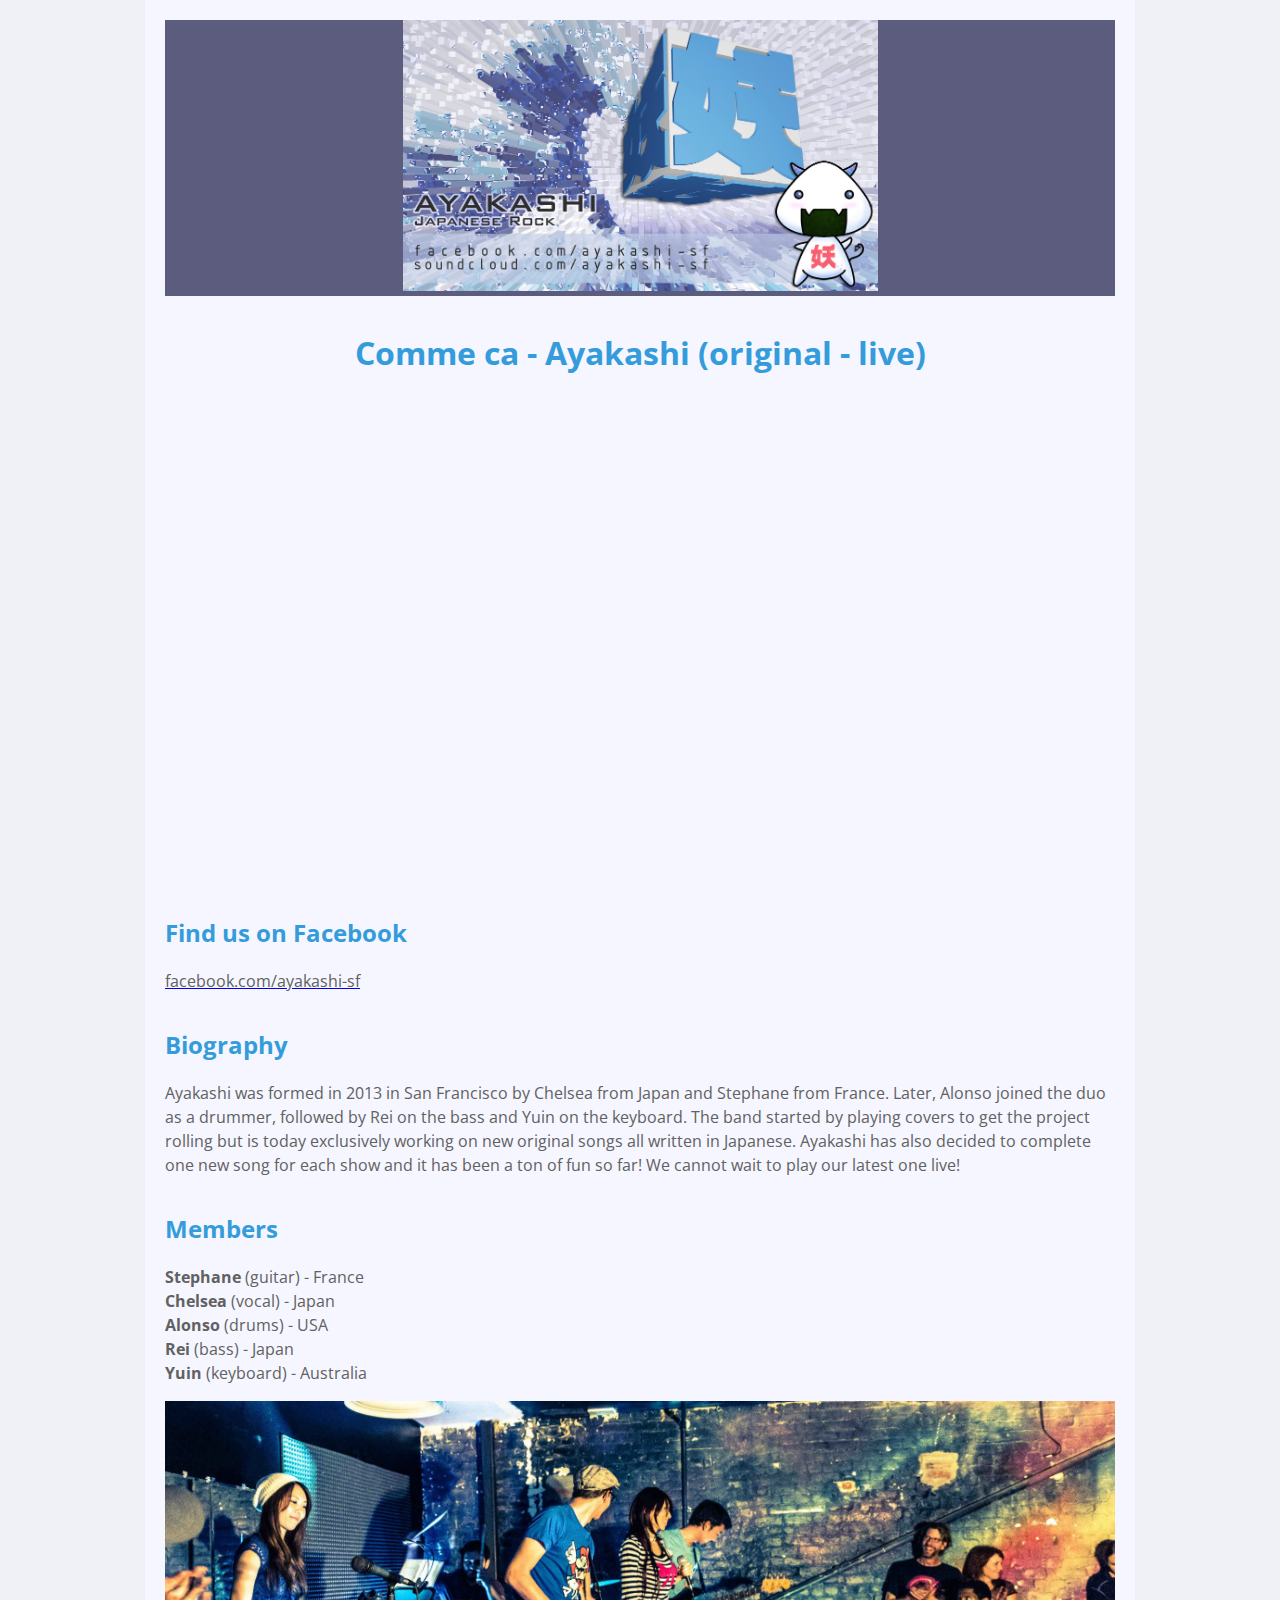
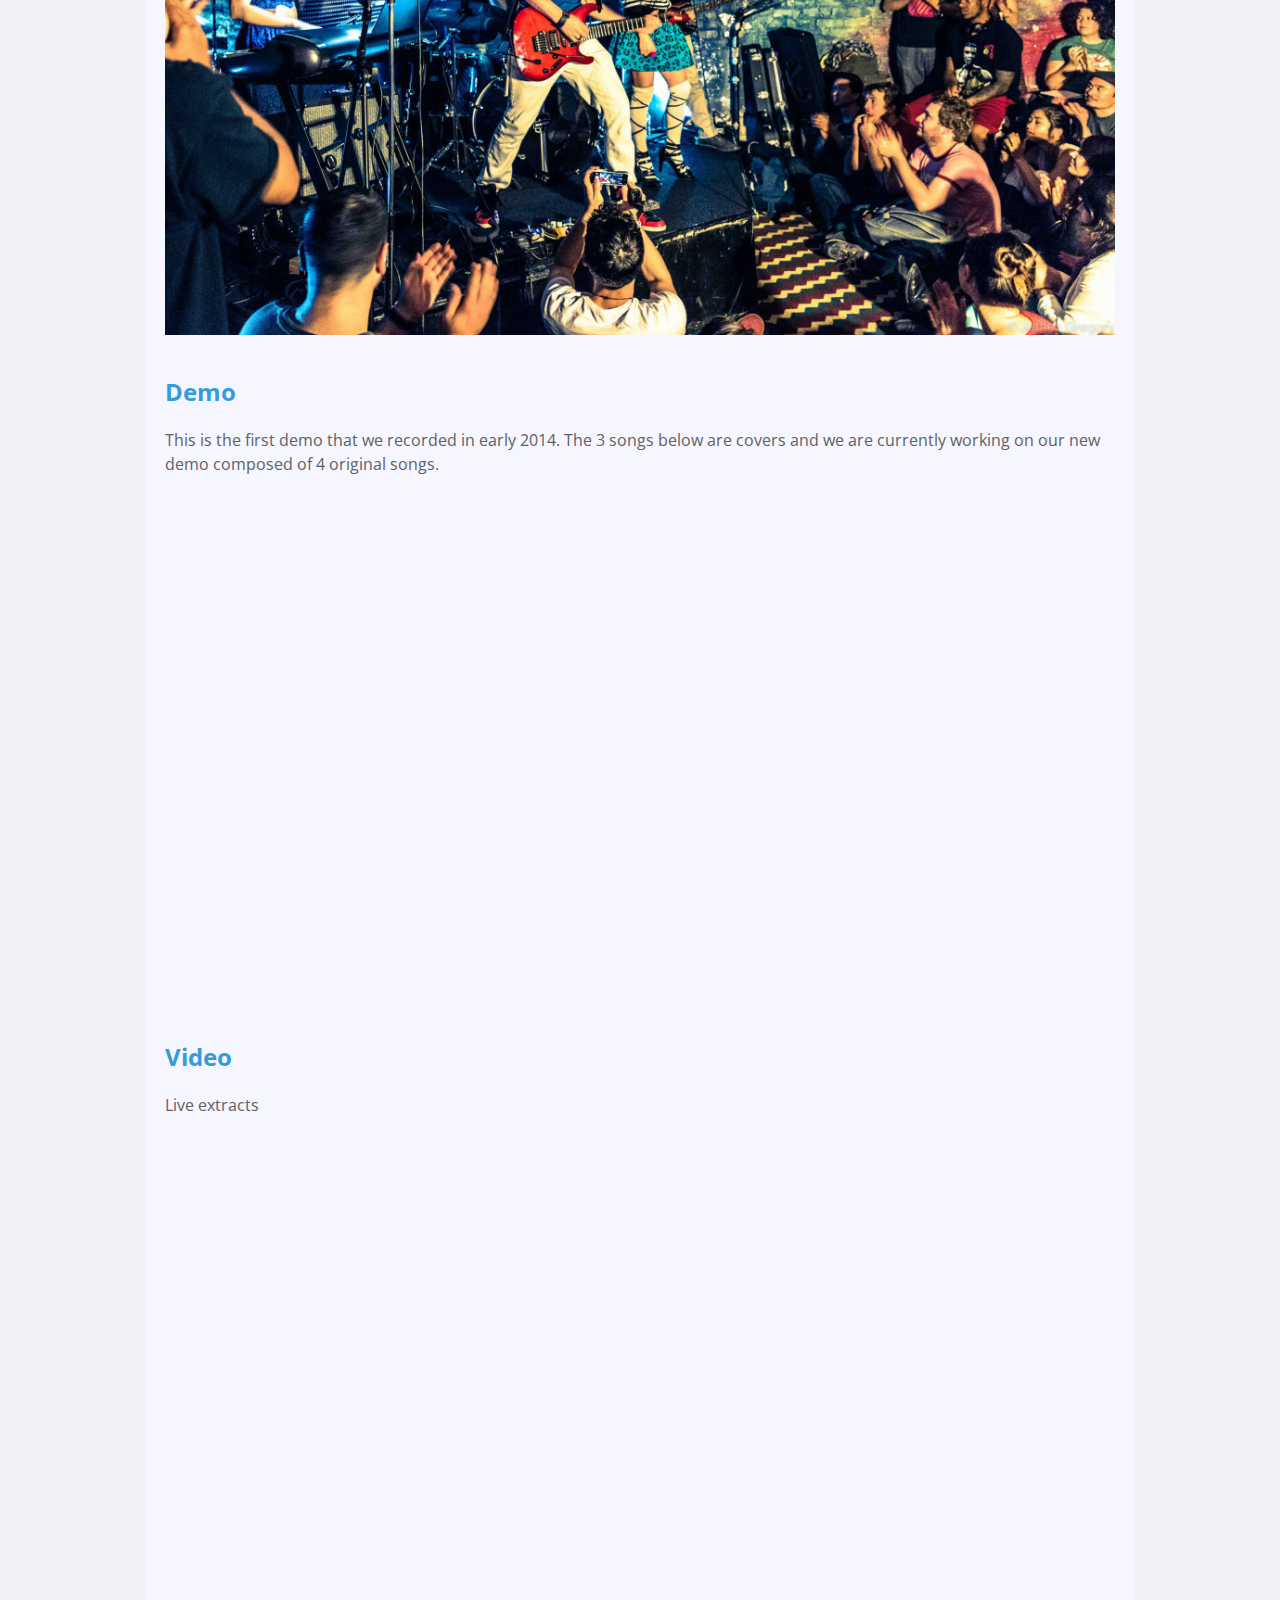
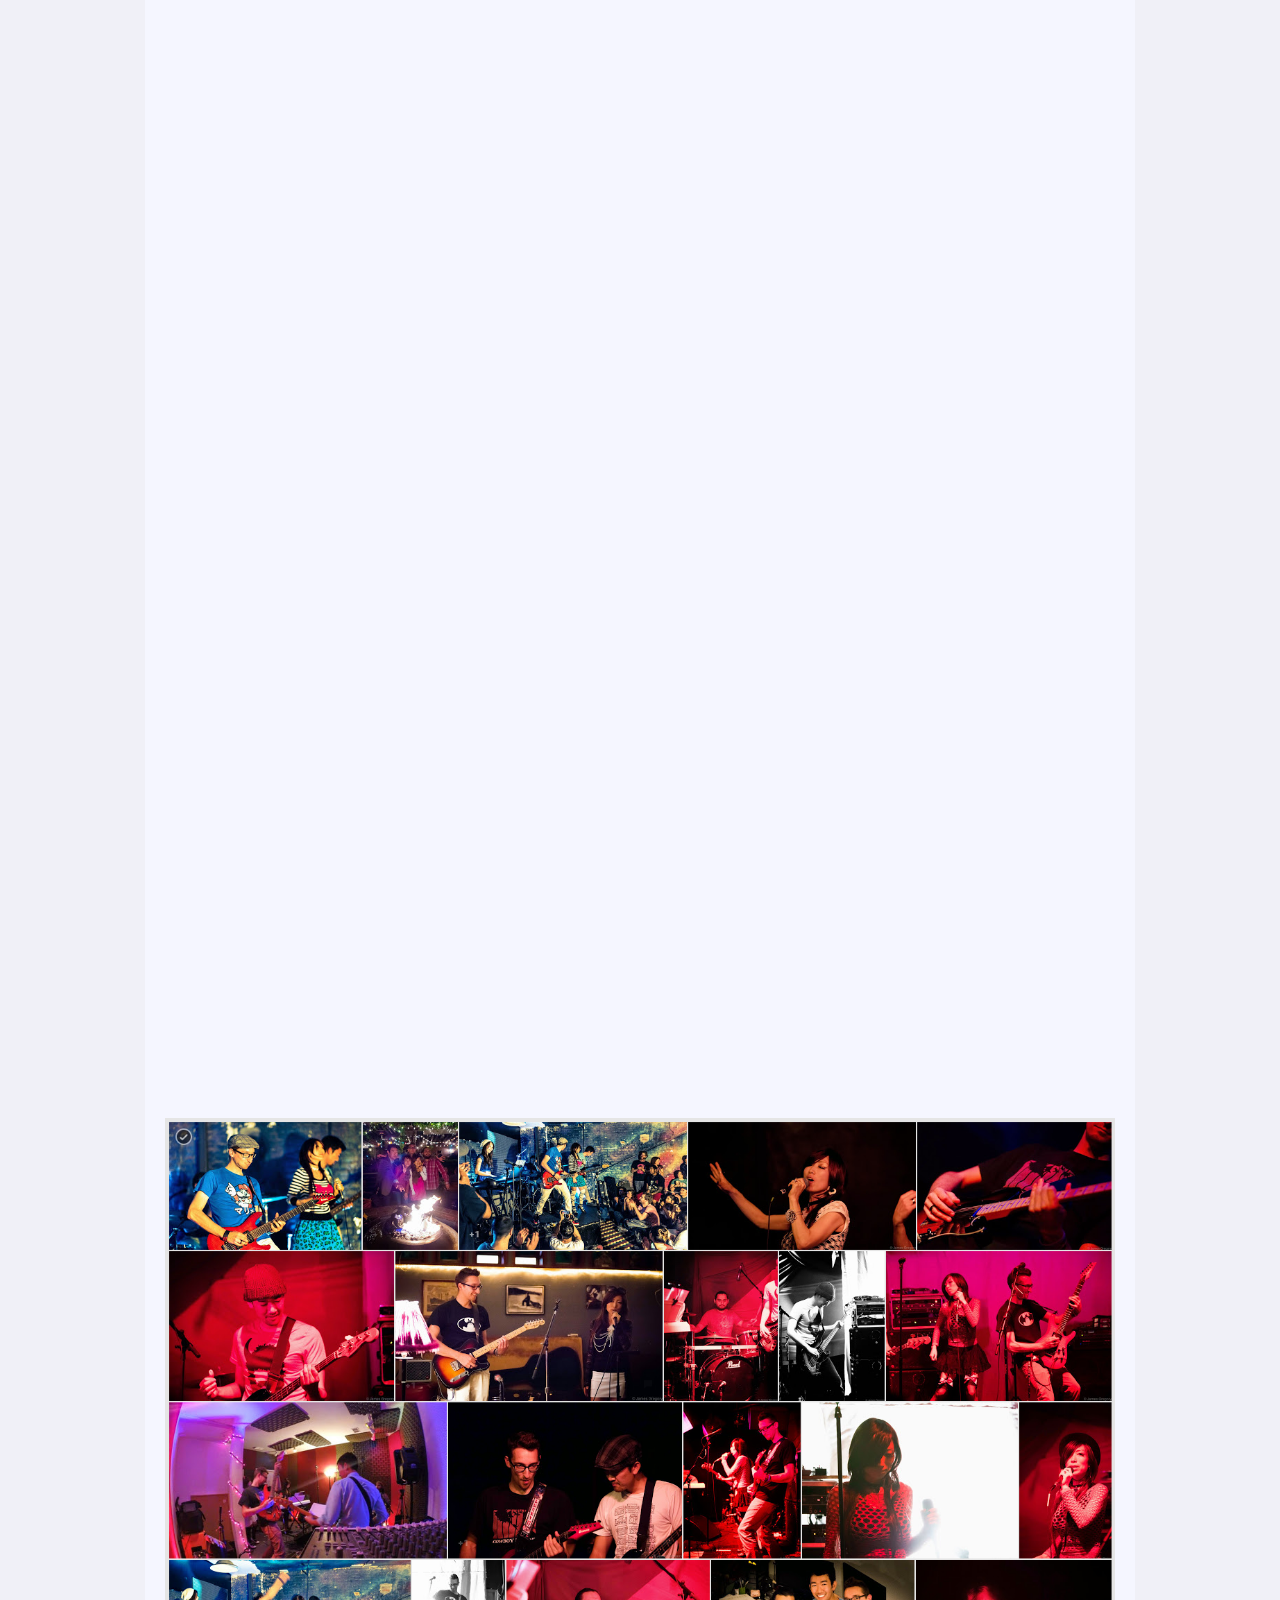
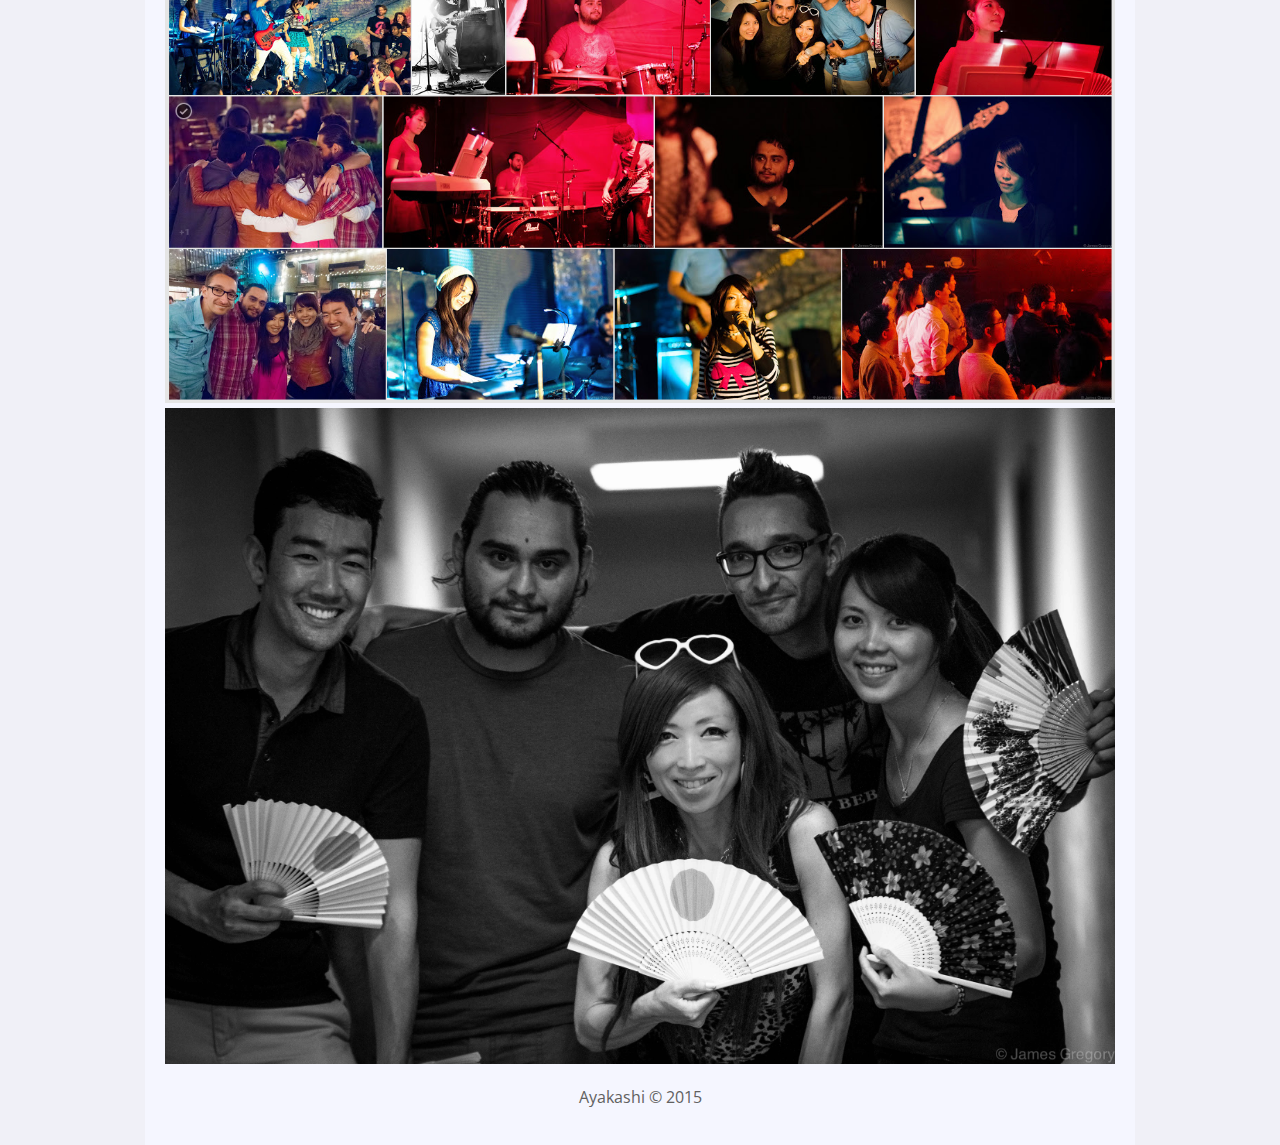
<file: version_one_index.html>
<!DOCTYPE html>
<html>
<head>
	<title>Ayakashi SF | Japanese Rock Band</title>
	<meta name="description" content="Ayakashi Japanese rock band from San Francisco."/>
	<meta property="og:title" content="Ayakashi SF | Japanese Rock Band"/>
	<meta property="og:description" content="Ayakashi Japanese rock band from San Francisco."/>
	<meta property="og:type" content="website"/>
	<meta property="og:url" content="https://ayakashimusic.github.io/"/>
	<meta property="og:image" content=""/>
	<meta property="og:locale" content="en_us"/>

	<link href='http://fonts.googleapis.com/css?family=Open+Sans:400,700' rel='stylesheet' type='text/css'>
	<link rel="stylesheet" type="text/css" href="/css/style.css"/>
</head>
<body>
	<div class="container">
		<section class="header">
			<a href="https://www.facebook.com/ayakashi.sf"><img class="business-card" src="/images/ayakashi_bizcard.jpg"></a>
		</section>

		<section class="feature-video">
			<h1 class="section-heading">Comme ca - Ayakashi (original - live)</h1>
			<iframe title="YouTube video player" class="youtube-player" type="text/html" src="//www.youtube.com/embed/BLeptfXsCnc?rel=0&amp;wmode=opaque" frameborder="0" allowfullscreen="true" width="950" height="480"></iframe>
		</section>

		<section class="bio">
			<h2 class="section-heading">Find us on Facebook</h2>
			<a href="https://www.facebook.com/ayakashi.sf"><p>facebook.com/ayakashi-sf</p></a>

			<h2 class="section-heading">Biography</h2>
			<p>Ayakashi was formed in 2013 in San Francisco by Chelsea from Japan and Stephane from France. Later, Alonso joined the duo as a drummer, followed by Rei on the bass and Yuin on the keyboard. The band started by playing covers to get the project rolling but is today exclusively working on new original songs all written in Japanese. Ayakashi has also decided to complete one new song for each show and it has been a ton of fun so far! We cannot wait to play our latest one live!</p>

			<h2 class="section-heading">Members</h2>
			<ol class="list-member">
				<li class="member"><strong>Stephane</strong> (guitar) - France</li>
				<li class="member"><strong>Chelsea</strong> (vocal) - Japan</li>
				<li class="member"><strong>Alonso</strong> (drums) - USA</li>
				<li class="member"><strong>Rei</strong> (bass) - Japan</li>
				<li class="member"><strong>Yuin</strong> (keyboard) - Australia</li>
			</ol>

			<img class="bio-banner" src="/images/ayakashi_battleofthebands.jpg"/>
		</section>

		<section class="demo">
			<h2 class="section-heading">Demo</h2>
			<p>This is the first demo that we recorded in early 2014. The 3 songs below are covers and we are currently working on our new demo composed of 4 original songs.</p>

			<iframe width="100%" height="166" scrolling="no" frameborder="no" src="https://w.soundcloud.com/player/?url=https%3A//api.soundcloud.com/tracks/152336608&amp;color=ff5500&amp;auto_play=false&amp;hide_related=false&amp;show_comments=true&amp;show_user=true&amp;show_reposts=false"></iframe>

			<iframe width="100%" height="166" scrolling="no" frameborder="no" src="https://w.soundcloud.com/player/?url=https%3A//api.soundcloud.com/tracks/149393027&amp;color=ff5500&amp;auto_play=false&amp;hide_related=false&amp;show_comments=true&amp;show_user=true&amp;show_reposts=false"></iframe>

			<iframe width="100%" height="166" scrolling="no" frameborder="no" src="https://w.soundcloud.com/player/?url=https%3A//api.soundcloud.com/tracks/152340882&amp;color=ff5500&amp;auto_play=false&amp;hide_related=false&amp;show_comments=true&amp;show_user=true&amp;show_reposts=false"></iframe>
		</section>

		<section class="video">
			<h2 class="section-heading">Video</h2>
			<p>Live extracts</p>

			<iframe title="YouTube video player" class="youtube-player" type="text/html" src="//www.youtube.com/embed/vXHHn25BRhE?rel=0&amp;wmode=opaque" frameborder="0" allowfullscreen="true" width="100%" height="480"></iframe>

			<iframe title="YouTube video player" class="youtube-player" type="text/html" src="//www.youtube.com/embed/WlAm-Hc9HG4?rel=0&amp;wmode=opaque" frameborder="0" allowfullscreen="true" width="49%" height="270"></iframe>

			<iframe title="YouTube video player" class="youtube-player" type="text/html" src="//www.youtube.com/embed/-BVT6yR0StI?rel=0&amp;wmode=opaque" frameborder="0" allowfullscreen="true" width="49%" height="270"></iframe>

			<iframe title="YouTube video player" class="youtube-player" type="text/html" src="//www.youtube.com/embed/pk120rj6rkM?rel=0&amp;wmode=opaque" frameborder="0" allowfullscreen="true" width="49%" height="270"></iframe>

			<iframe title="YouTube video player" class="youtube-player" type="text/html" src="//www.youtube.com/embed/18ZSGyzt6GQ?rel=0&amp;wmode=opaque" frameborder="0" allowfullscreen="true" width="49%" height="270"></iframe>

			<iframe title="YouTube video player" class="youtube-player" type="text/html" src="//www.youtube.com/embed/opGW_wRV-aE?rel=0&amp;wmode=opaque" frameborder="0" allowfullscreen="true" width="49%" height="270"></iframe>

			<iframe title="YouTube video player" class="youtube-player" type="text/html" src="//www.youtube.com/embed/421q5ykUVq0?rel=0&amp;wmode=opaque" frameborder="0" allowfullscreen="true" width="49%" height="270"></iframe>

			<iframe title="YouTube video player" class="youtube-player" type="text/html" src="//www.youtube.com/embed/Ldpq9gtXQUs?rel=0&amp;wmode=opaque" frameborder="0" allowfullscreen="true" width="49%" height="270"></iframe>
		</section>

		<section class="photo-gallery">
			<img class="photo tile" src="/images/ayakashi_tiles.png"/>
			<img class="photo sensu" src="/images/ayakashi_sensu.jpg"/>
		</section>

		<footer class="footer">
			<p>Ayakashi &copy; 2015</p>
		</footer>
	</div>
</body>
</html>
</file>
<file: css/main.css>
* {
  -webkit-box-sizing: border-box;
  -moz-box-sizing: border-box;
  box-sizing: border-box;
}

body {
  color: #BDBDBD;
  font-family: 'Open Sans', helvetica, arial, san-serif;
  padding: 0;
  margin: 0;
}

a {
  text-decoration: none;
  color: rgb(61, 146, 201);
}
a:hover,
a:focus {
  text-decoration: underline;
}

h3 {
  font-weight: 100;
}

/* LAYOUT CSS */
.pure-img-responsive {
  max-width: 100%;
  height: auto;
}

#layout {
  padding: 0;
}

.header {
  text-align: center;
  top: auto;
  margin: 3em auto;
}

.sidebar {
  background: rgb(30, 37, 47);
  color: #fff;
}

.brand-title,
.brand-tagline {
  margin: 0;
}
.brand-title {
  text-transform: uppercase;
}
.brand-tagline {
  font-weight: 300;
  color: rgb(176, 202, 219);
}

.nav-list {
  margin: 0;
  padding: 0;
  list-style: none;
}
/*.nav-item {
  display: inline-block;
  *display: inline;
  zoom: 1;
}*/
.nav-item a {
  background: transparent;
  /*border: 2px solid rgb(176, 202, 219);*/
  color: #fff;
  margin-top: 0.7em;
  letter-spacing: 0.05em;
  text-transform: uppercase;
  font-size: 85%;
}
.nav-item a:hover,
.nav-item a:focus {
  /*border: 2px solid rgb(61, 146, 201);*/
  text-decoration: none;
}

.content-subhead {
  text-transform: uppercase;
  color: #aaa;
  border-bottom: 1px solid #eee;
  padding: 0.4em 0;
  font-size: 80%;
  font-weight: 500;
  letter-spacing: 0.1em;
}

.content {
  padding: 2em 1em 0;
  background-color: rgb(11,11,13);
}

.post {
  /*padding-bottom: 2em;*/
  padding: 0 3em;
}
.post-header {
  padding-top: 1em;
}
.post-title {
  font-size: 2em;
  color: #CD3B75;
  margin-bottom: 0.2em;
}
.post-sub-title {
  color: #4CA7BD;
  font-weight: 500;
}
.post-avatar {
  border-radius: 50px;
  float: right;
  margin-left: 1em;
}
.post-description {
  /*font-family: Georgia, "Cambria", serif;
  color: #444;*/
  line-height: 1.8em;
}
.post-description.farewell{
  color: #CD3B75;
  font-size: 150%;
  line-height: 1.8em;
}
.post-meta {
  color: #999;
  font-size: 90%;
  margin: 0;
}

.post-category {
  margin: 0 0.1em;
  padding: 0.3em 1em;
  color: #fff;
  background: #999;
  font-size: 80%;
}
  .post-category-design {
    background: #5aba59;
  }
  .post-category-pure {
    background: #4d85d1;
  }
  .post-category-yui {
    background: #8156a7;
  }
  .post-category-js {
    background: #df2d4f;
  }

.post-images {
  margin: 1em 0;
}
.post-image-meta {
  margin-top: -3.5em;
  margin-left: 1em;
  color: #fff;
  text-shadow: 0 1px 1px #333;
}

.footer {
  text-align: center;
  padding: 1em 0;
}
.footer a {
  color: #ccc;
  font-size: 80%;
}
.footer .pure-menu a:hover,
.footer .pure-menu a:focus {
  background: none;
}

@media (min-width: 48em) {
  .content {
    padding: 2em 3em 0;
    margin-left: 25%;
  }

  .header {
    margin: 20% 2em 0;
    text-align: right;
  }

  .sidebar {
    position: fixed;
    top: 0;
    bottom: 0;
  }
}

/* Overrides */
@media screen and (min-width: 48em) {
  .pure-u-md-1-4,
  .pure-u-md-6-24 {
    width: 20% !important;
  }

  .pure-u-md-3-4,
  .pure-u-md-18-24 {
    width: 80% !important;
  }
}

@media (min-width: 48em) {
  .content {
    margin-left: 20% !important;
    padding: 0 !important;
  }
}

#aya-cube-holder{
  margin-left: 50%;
  width: 50%;
}

#aya-cube-canvas{
  z-index: 1;
}

.videoWrapper {
  position: relative;
  padding-bottom: 30%;
  margin-right: 20px;
  width: 40%;
  float: left;
}
.videoWrapper iframe {
  position: absolute;
  top: 0;
  left: 0;
  width: 100%;
  height: 100%;
}

.post {
  overflow: hidden;
}
</file>
<file: css/main-old-ie.css>
* {
    -webkit-box-sizing: border-box;
    -moz-box-sizing: border-box;
    box-sizing: border-box;
}

a {
    text-decoration: none;
    color: rgb(61, 146, 201);
}

a:hover,
a:focus {
    text-decoration: underline;
}

h3 {
    font-weight: 100;
}

/* LAYOUT CSS */

.pure-img-responsive {
    max-width: 100%;
    height: auto;
}

#layout {
    padding: 0;
}

.header {
    text-align: center;
    top: auto;
    margin: 3em auto;
}

.sidebar {
    background: rgb(61, 79, 93);
    color: #fff;
}

.brand-title,
.brand-tagline {
    margin: 0;
}

.brand-title {
    text-transform: uppercase;
}

.brand-tagline {
    font-weight: 300;
    color: rgb(176, 202, 219);
}

.nav-list {
    margin: 0;
    padding: 0;
    list-style: none;
}

.nav-item {
    display: inline-block;
    *display: inline;
    zoom: 1;
}

.nav-item a {
    background: transparent;
    border: 2px solid rgb(176, 202, 219);
    color: #fff;
    margin-top: 1em;
    letter-spacing: 0.05em;
    text-transform: uppercase;
    font-size: 85%;
}

.nav-item a:hover,
.nav-item a:focus {
    border: 2px solid rgb(61, 146, 201);
    text-decoration: none;
}

.content-subhead {
    text-transform: uppercase;
    color: #aaa;
    border-bottom: 1px solid #eee;
    padding: 0.4em 0;
    font-size: 80%;
    font-weight: 500;
    letter-spacing: 0.1em;
}

.content {
    padding: 2em 1em 0;
}

.post {
    padding-bottom: 2em;
}

.post-title {
    font-size: 2em;
    color: #222;
    margin-bottom: 0.2em;
}

.post-avatar {
    border-radius: 50px;
    float: right;
    margin-left: 1em;
}

.post-description {
    font-family: Georgia, "Cambria", serif;
    color: #444;
    line-height: 1.8em;
}

.post-meta {
    color: #999;
    font-size: 90%;
    margin: 0;
}

.post-category {
    margin: 0 0.1em;
    padding: 0.3em 1em;
    color: #fff;
    background: #999;
    font-size: 80%;
}

.post-category-design {
    background: #5aba59;
}

.post-category-pure {
    background: #4d85d1;
}

.post-category-yui {
    background: #8156a7;
}

.post-category-js {
    background: #df2d4f;
}

.post-images {
    margin: 1em 0;
}

.post-image-meta {
    margin-top: -3.5em;
    margin-left: 1em;
    color: #fff;
    text-shadow: 0 1px 1px #333;
}

.footer {
    text-align: center;
    padding: 1em 0;
}

.footer a {
    color: #ccc;
    font-size: 80%;
}

.footer .pure-menu a:hover,
.footer .pure-menu a:focus {
    background: none;
}

.content {
    padding: 2em 3em 0;
    margin-left: 25%;
}

.header {
    margin: 80% 2em 0;
    text-align: right;
}

.sidebar {
    position: fixed;
    top: 0;
    bottom: 0;
}
</file>
<file: css/style.css>
body {
	margin: 0;
	padding: 0;
	background-color: #F0F0F7;
}

p, li {
	color: #616161;
	line-height: 1.5em;
}

.container {
	font-family: 'Open Sans', helvetica, arial, san-serif;
	margin: 0 auto;
	width: 950px;
	padding: 20px;
	background-color: rgb(245, 246, 255);
}

.section-heading {
	color: #359CDB;
	font-weight: bold;
	margin-top: 35px;
}

.header {
	background-color: rgb(92,92,126);
	text-align: center;
	width: 100%;
}

.header .business-card {
	width: 50%;
}

.feature-video {
	text-align: center;
	width: 100%;
}

.bio .list-member {
	list-style: none;
	list-style-position: inside;
	padding: 0;
}

.bio .bio-banner {
	width: 100%;
}

.photo-gallery .photo {
	width: 100%;
}

.footer {
	text-align: center;
}
</file>
